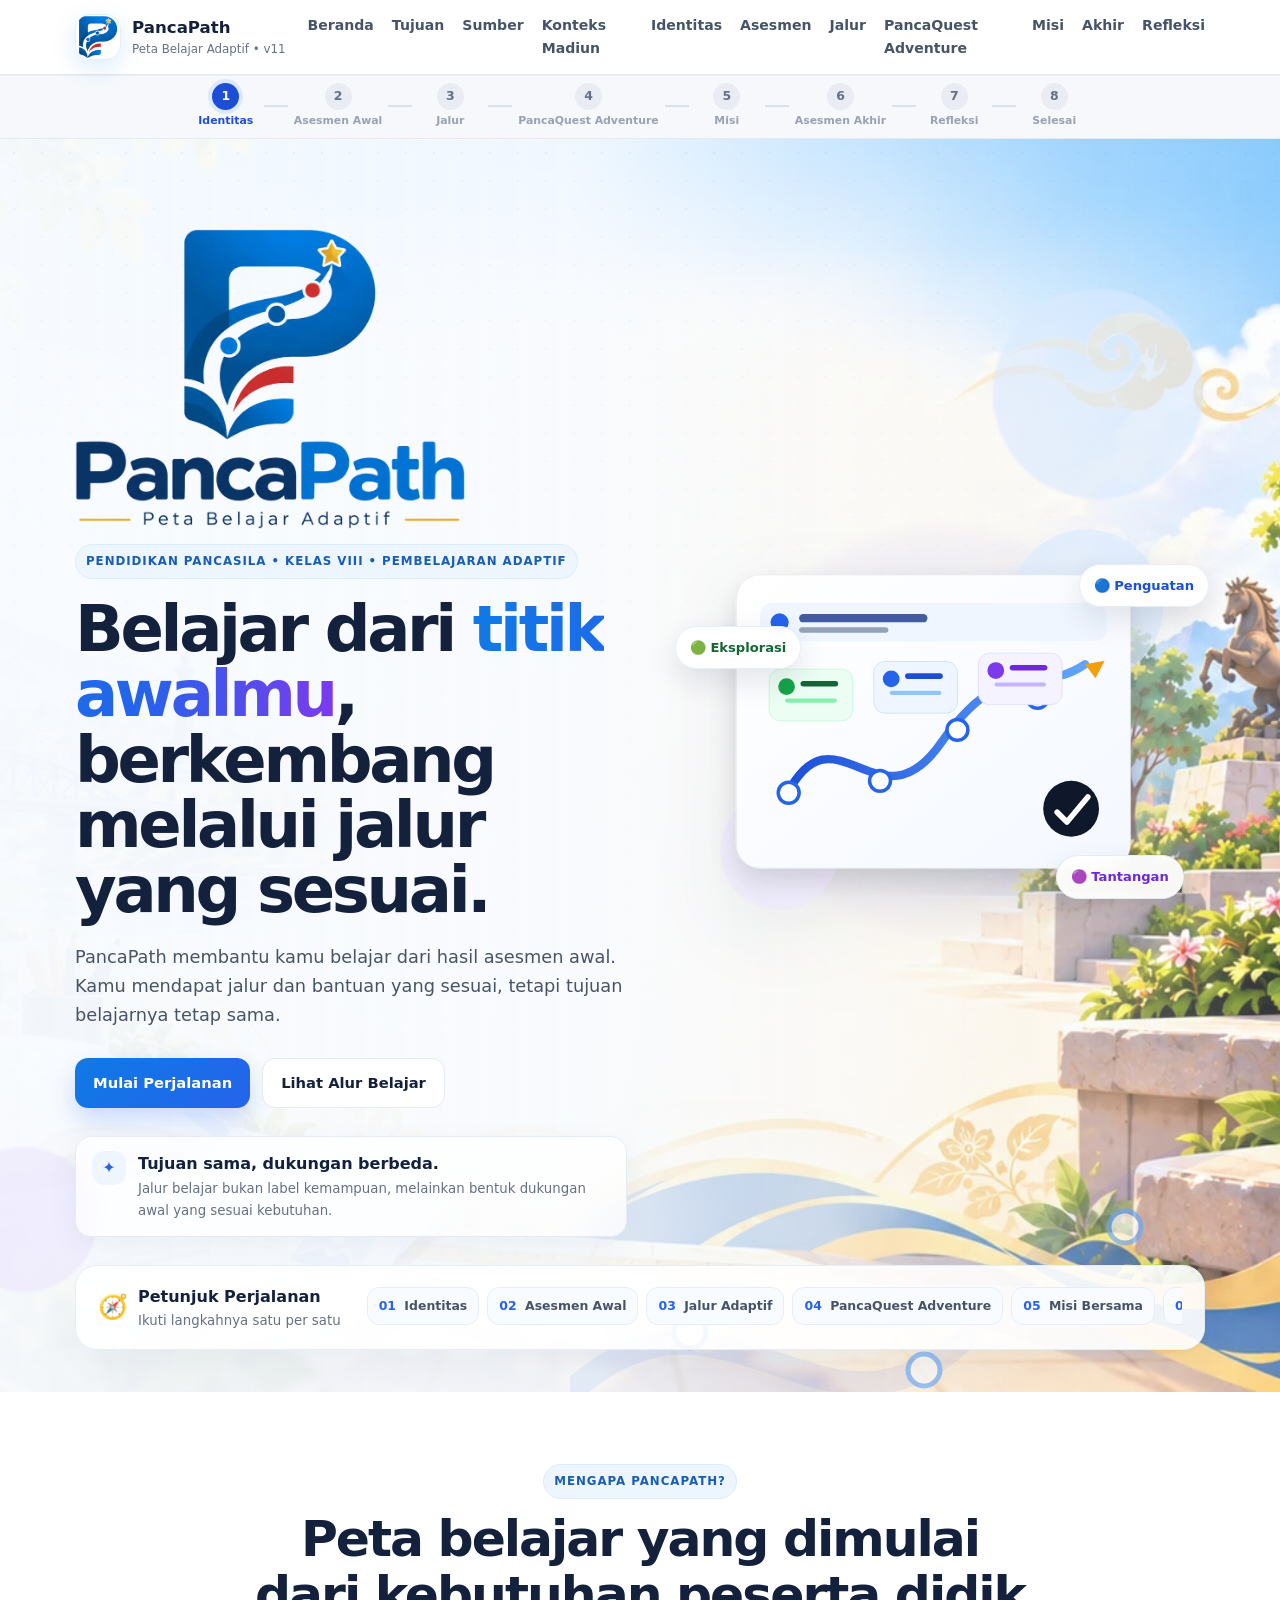
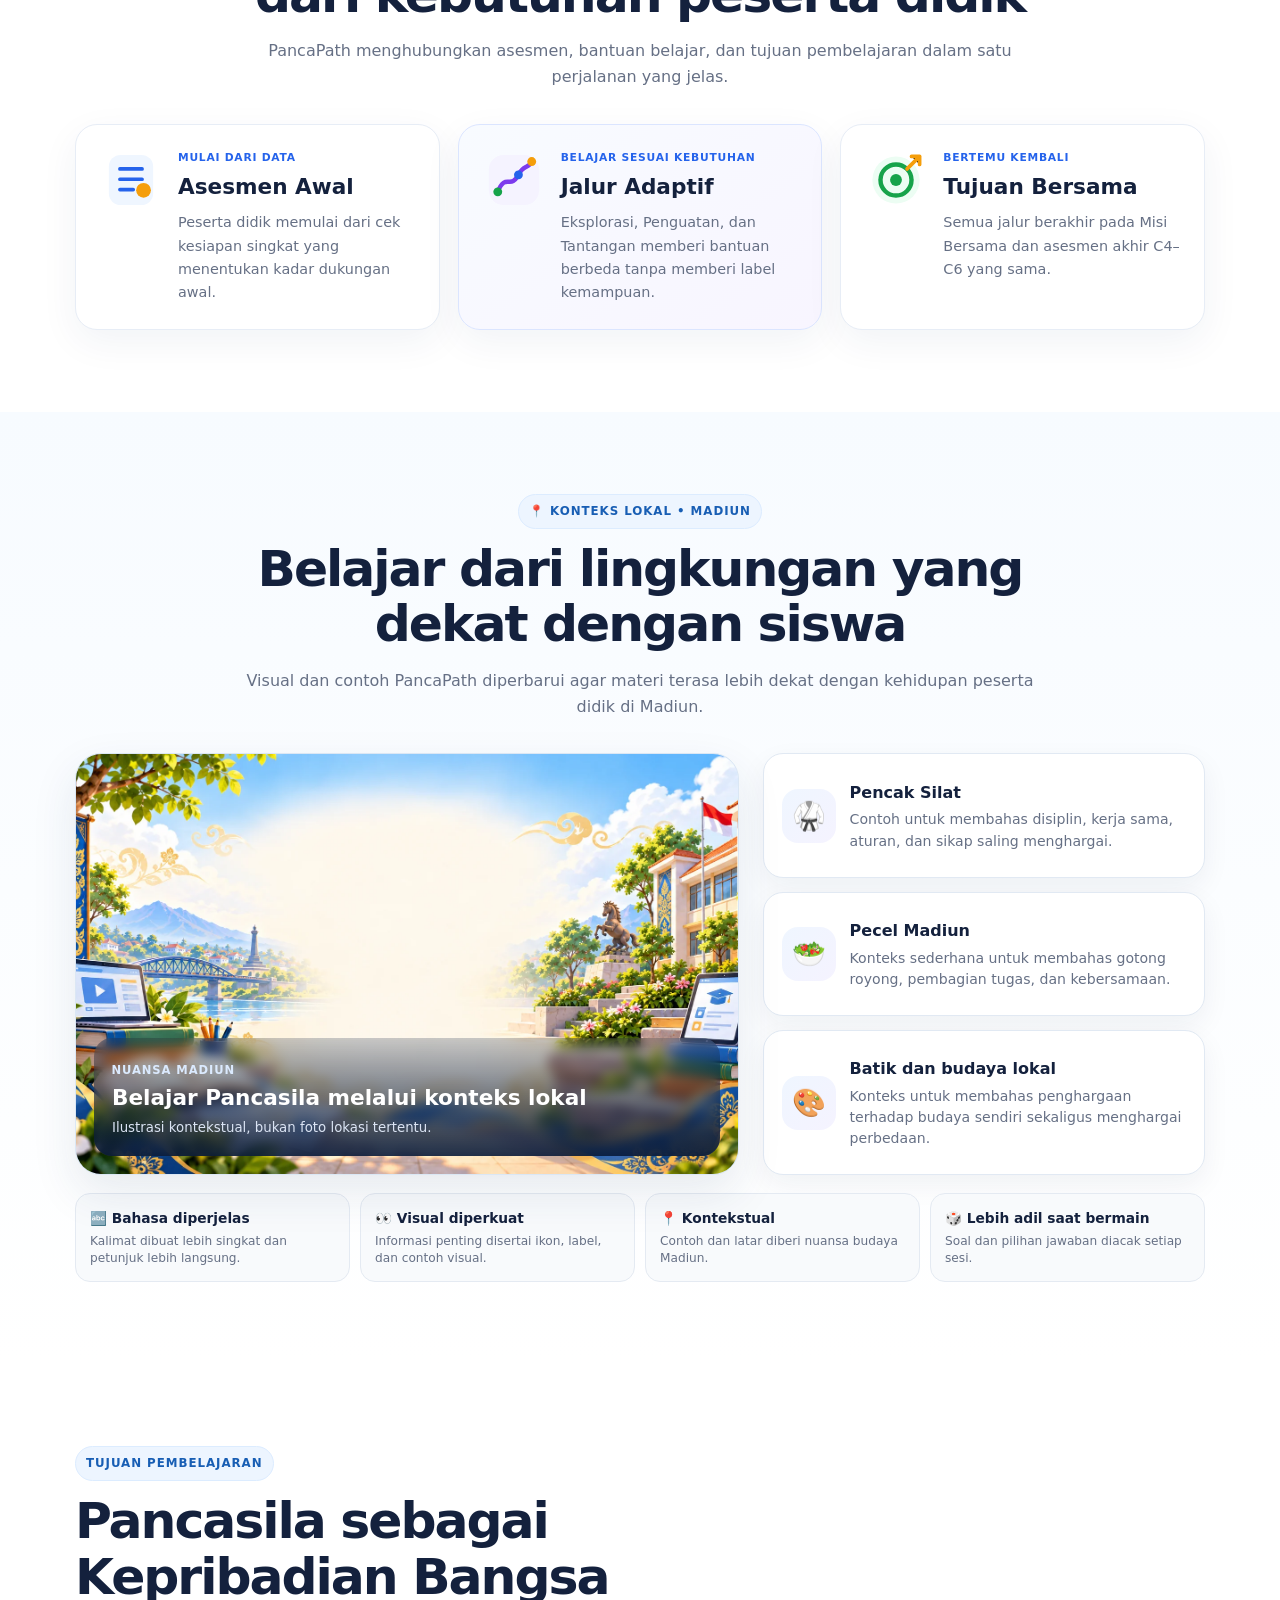
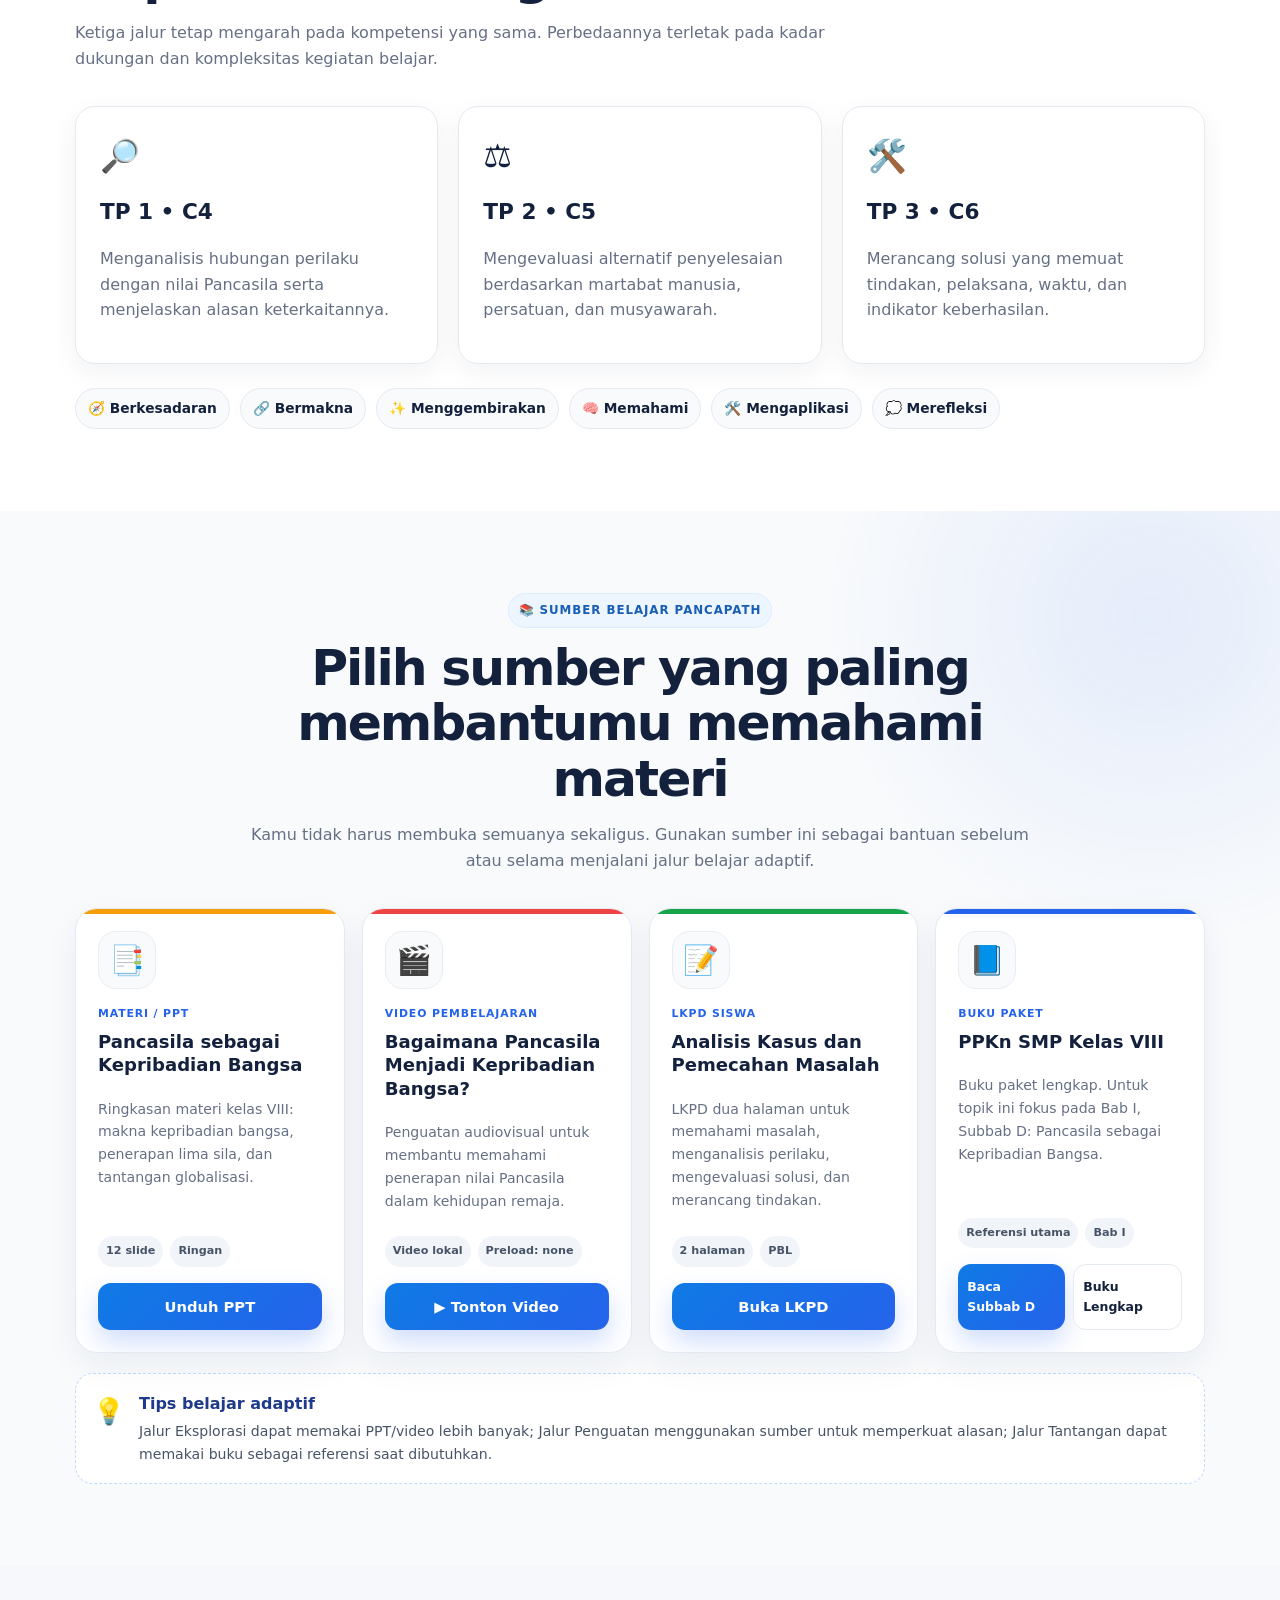
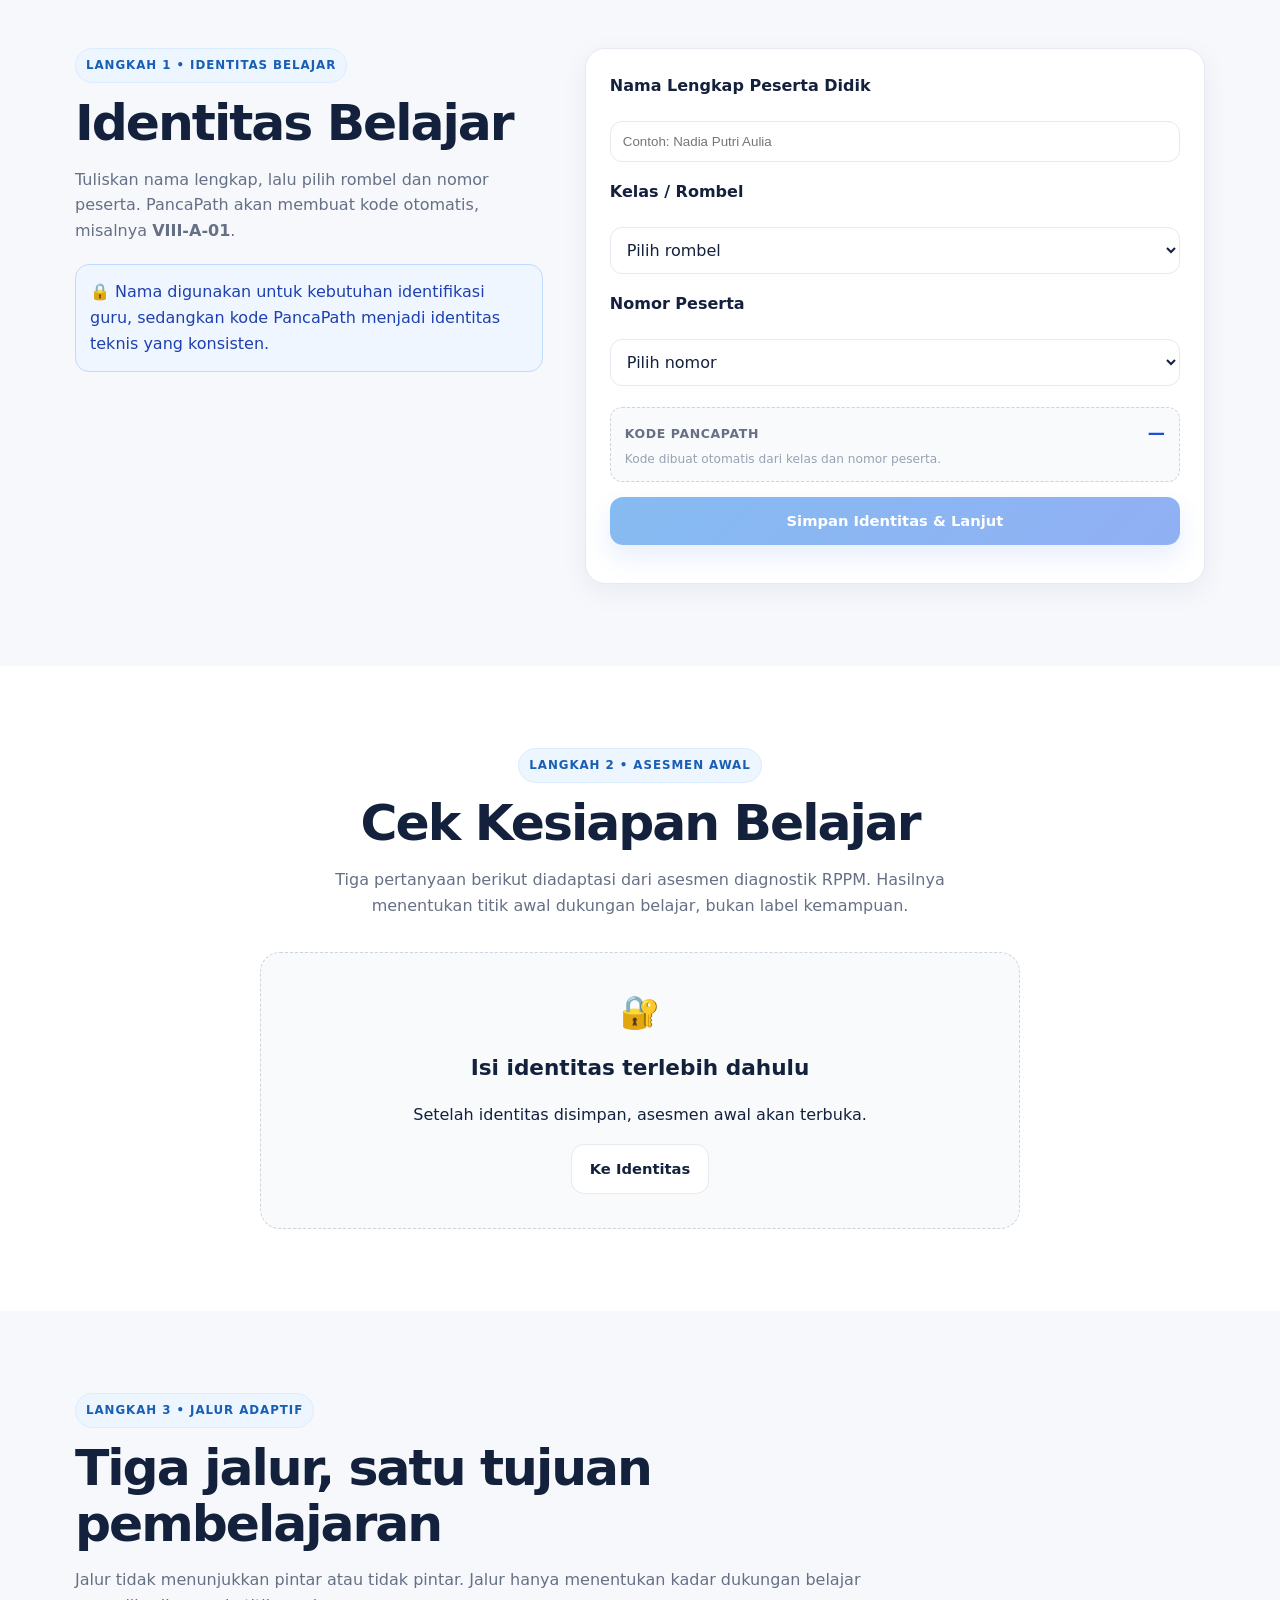
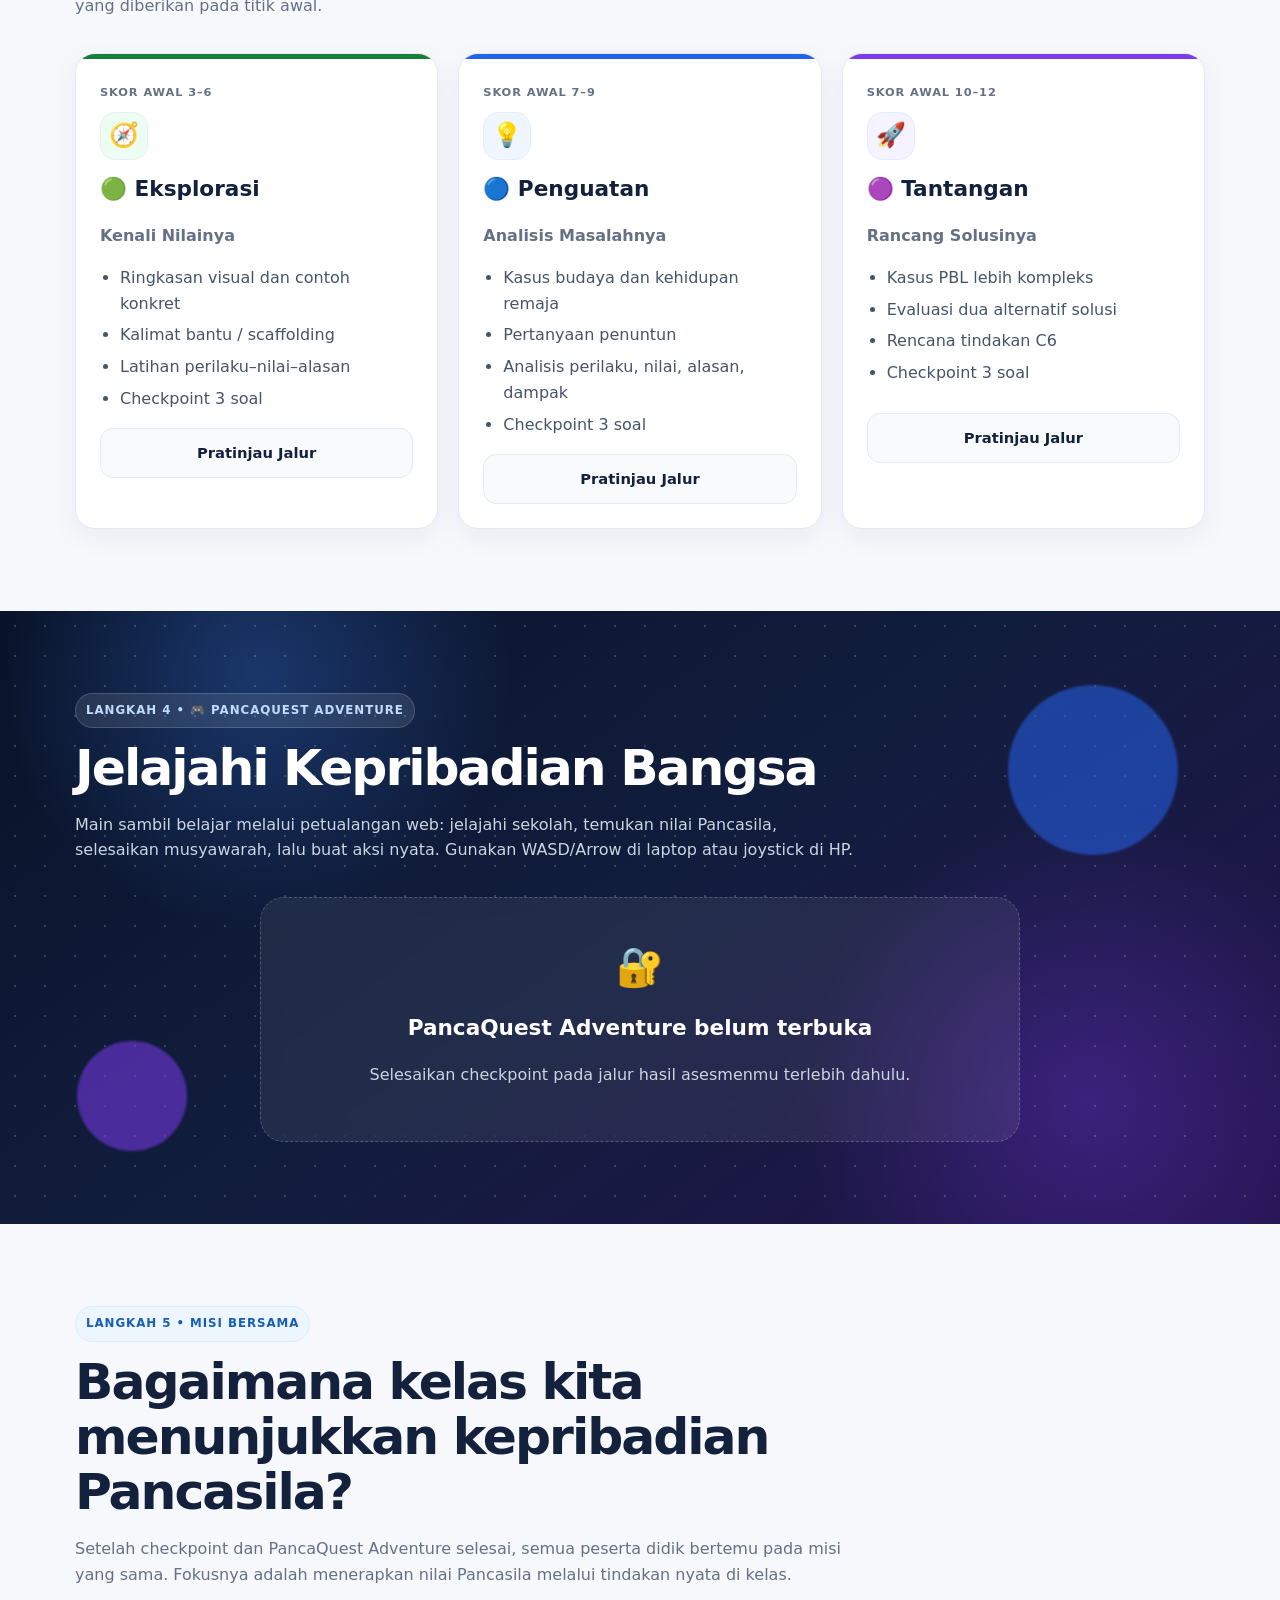
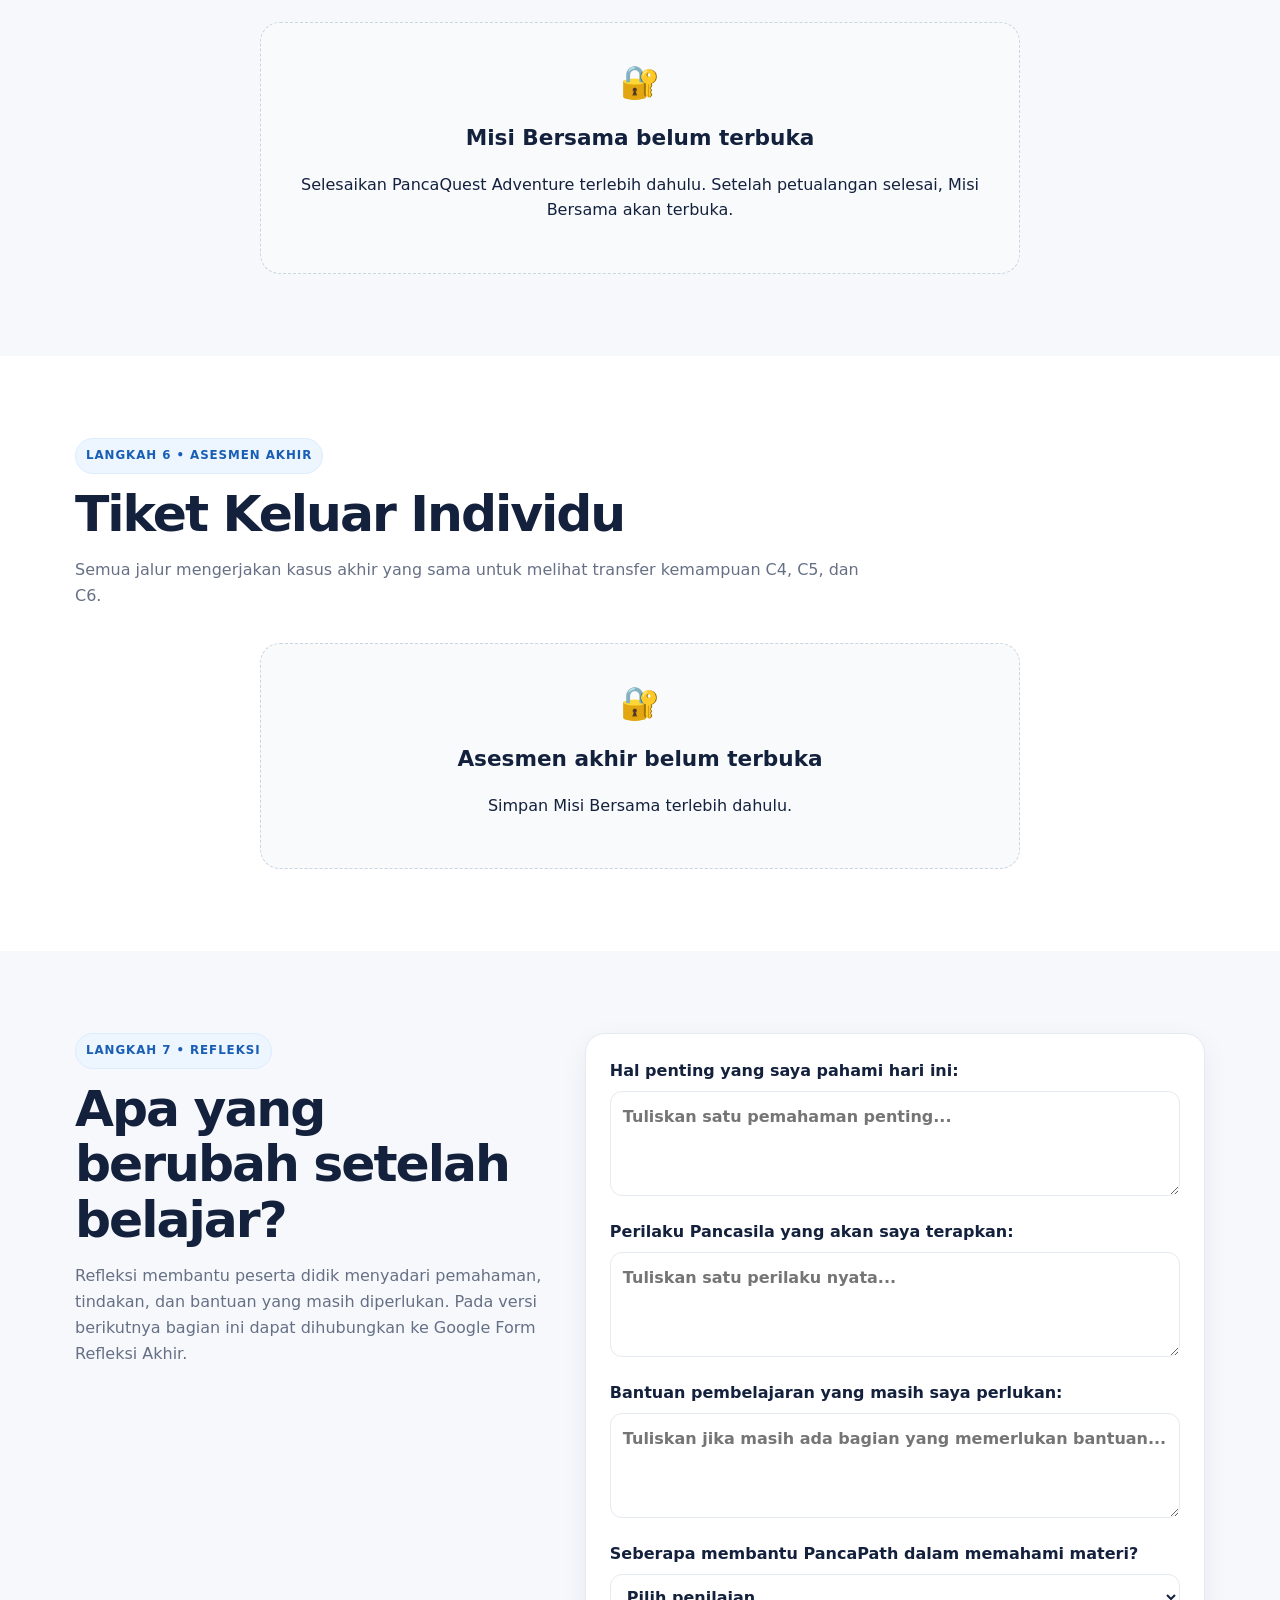
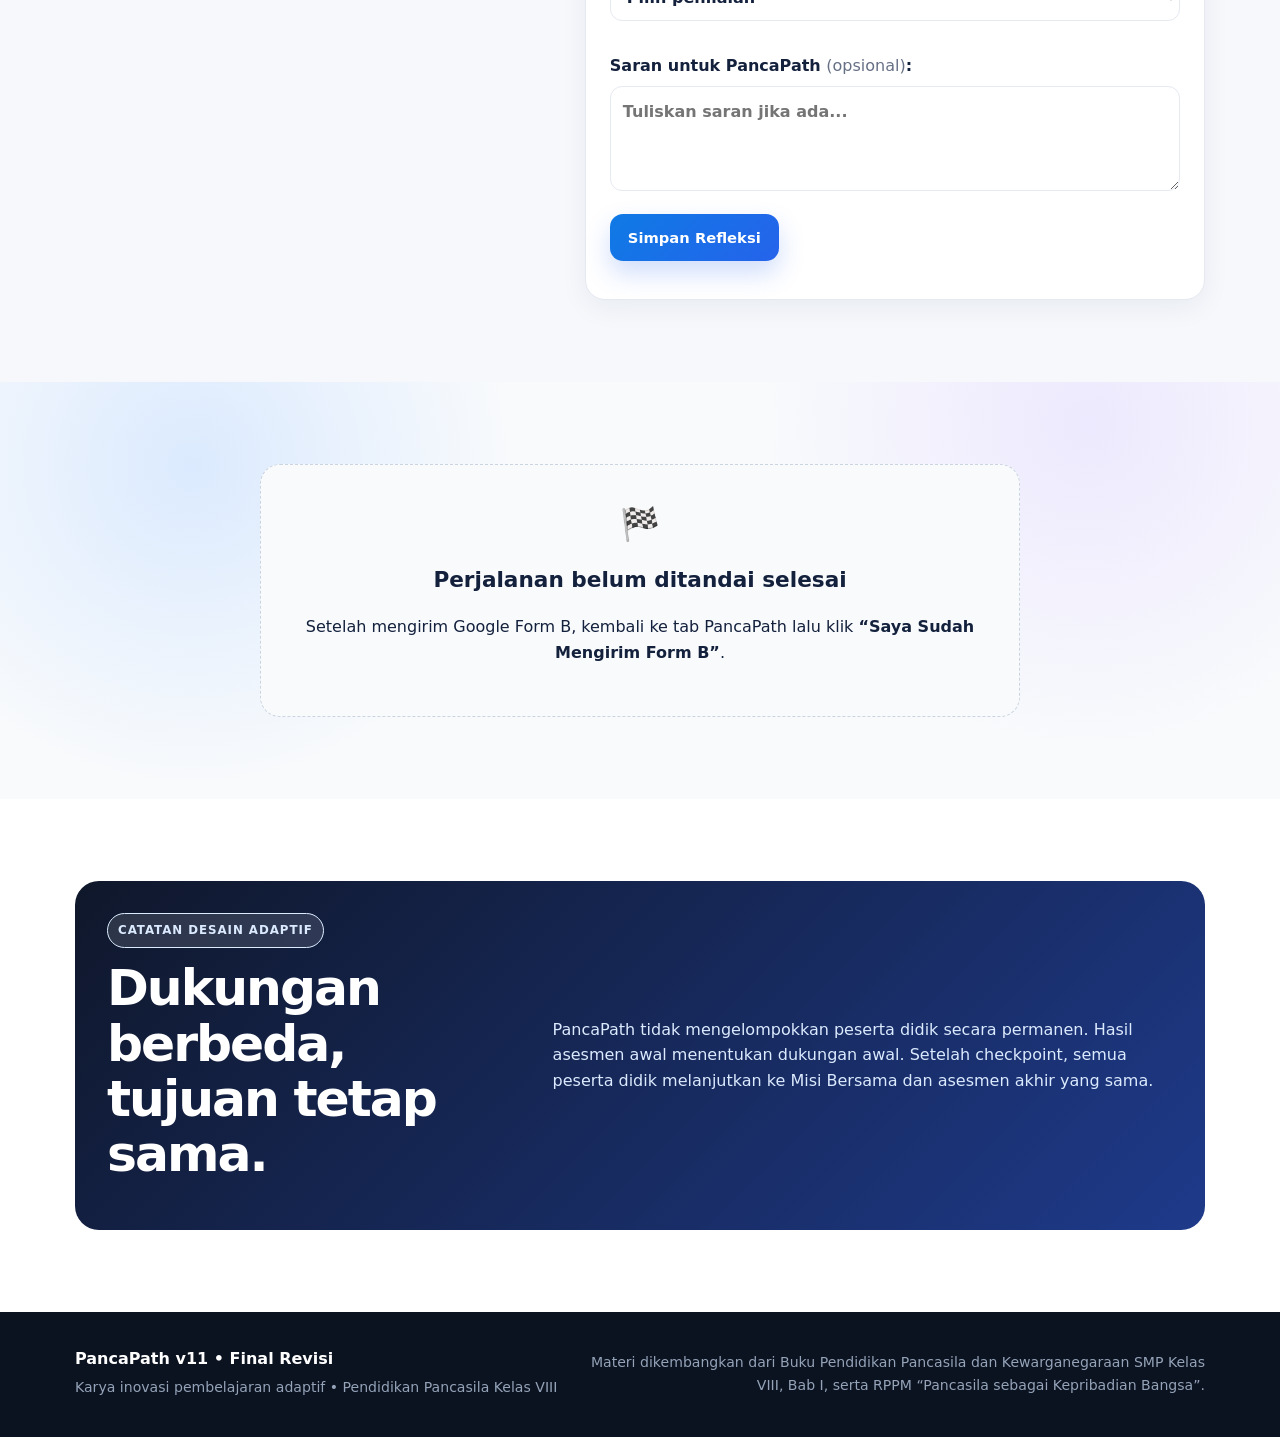
<file: index.html>
<!DOCTYPE html>
<html lang="id">
<head>
  <meta charset="UTF-8" />
  <meta name="viewport" content="width=device-width, initial-scale=1.0" />
  <meta name="description" content="PancaPath v11 - Peta Belajar Adaptif Pendidikan Pancasila kelas VIII berbasis asesmen awal dan Pembelajaran Mendalam." />
  <title>PancaPath v11 | Peta Belajar Adaptif • Konteks Madiun</title>
  <link rel="icon" type="image/png" href="assets/favicon.png" />
  <link rel="stylesheet" href="styles.css" />
</head>
<body>
  <header class="site-header">
    <div class="container nav-wrap">
      <a class="brand" href="#beranda" aria-label="PancaPath beranda">
        <span class="brand-logo-wrap">
          <img src="assets/pancapath-mark.webp" alt="" class="brand-logo" width="42" height="42" />
        </span>
        <span>
          <strong>PancaPath</strong>
          <small>Peta Belajar Adaptif • v11</small>
        </span>
      </a>
      <nav class="nav" id="mainNav">
        <a href="#beranda">Beranda</a>
        <a href="#tujuan">Tujuan</a>
        <a href="#sumberBelajar">Sumber</a>
        <a href="#konteksMadiun">Konteks Madiun</a>
        <a href="#identitas">Identitas</a>
        <a href="#asesmen">Asesmen</a>
        <a href="#jalur">Jalur</a>
        <a href="#pancaQuest">PancaQuest Adventure</a>
        <a href="#misiBersama">Misi</a>
        <a href="#asesmenAkhir">Akhir</a>
        <a href="#refleksi">Refleksi</a>
      </nav>
      <button class="menu-btn" id="menuBtn" aria-label="Buka menu">☰</button>
    </div>
  </header>

  <div class="journey-progress-wrap">
    <div class="container">
      <div class="journey-progress" id="journeyProgress">
        <div class="progress-item" data-step="identity"><span>1</span><small>Identitas</small></div>
        <div class="progress-link"></div>
        <div class="progress-item" data-step="initial"><span>2</span><small>Asesmen Awal</small></div>
        <div class="progress-link"></div>
        <div class="progress-item" data-step="path"><span>3</span><small>Jalur</small></div>
        <div class="progress-link"></div>
        <div class="progress-item" data-step="quest"><span>4</span><small>PancaQuest Adventure</small></div>
        <div class="progress-link"></div>
        <div class="progress-item" data-step="mission"><span>5</span><small>Misi</small></div>
        <div class="progress-link"></div>
        <div class="progress-item" data-step="final"><span>6</span><small>Asesmen Akhir</small></div>
        <div class="progress-link"></div>
        <div class="progress-item" data-step="reflection"><span>7</span><small>Refleksi</small></div>
        <div class="progress-link"></div>
        <div class="progress-item" data-step="complete"><span>8</span><small>Selesai</small></div>
      </div>
    </div>
  </div>

  <main>
    <section id="beranda" class="hero hero-v7">
      <div class="hero-decor decor-one"></div>
      <div class="hero-decor decor-two"></div>
      <img class="hero-bg-path" src="assets/bg-learning-path.svg" alt="" aria-hidden="true" />
      <div class="container hero-grid-v7">
        <div class="hero-copy">
          <img class="hero-logo" src="assets/pancapath-logo.webp" alt="Logo PancaPath - Peta Belajar Adaptif" />
          <span class="eyebrow">Pendidikan Pancasila • Kelas VIII • Pembelajaran Adaptif</span>
          <h1>Belajar dari <span>titik awalmu</span>, berkembang melalui jalur yang sesuai.</h1>
          <p class="lead">
            PancaPath membantu kamu belajar dari hasil asesmen awal. Kamu mendapat jalur dan bantuan yang sesuai, tetapi tujuan belajarnya tetap sama.
          </p>
          <div class="hero-actions">
            <a class="btn primary" href="#identitas">Mulai Perjalanan</a>
            <a class="btn secondary" href="#alur">Lihat Alur Belajar</a>
          </div>
          <div class="hero-principle">
            <span class="principle-icon">✦</span>
            <div>
              <strong>Tujuan sama, dukungan berbeda.</strong>
              <small>Jalur belajar bukan label kemampuan, melainkan bentuk dukungan awal yang sesuai kebutuhan.</small>
            </div>
          </div>
        </div>

        <div class="hero-visual-v7" id="alur">
          <div class="visual-glow"></div>
          <img src="assets/hero-learning-map.svg" alt="Ilustrasi peta belajar adaptif PancaPath" class="hero-map-image" />
          <div class="floating-path-chip chip-green">🟢 Eksplorasi</div>
          <div class="floating-path-chip chip-blue">🔵 Penguatan</div>
          <div class="floating-path-chip chip-purple">🟣 Tantangan</div>
        </div>
      </div>

      <div class="container student-guide-v7">
        <div class="guide-title">
          <span>🧭</span>
          <div><strong>Petunjuk Perjalanan</strong><small>Ikuti langkahnya satu per satu</small></div>
        </div>
        <div class="guide-steps">
          <span><b>01</b> Identitas</span>
          <span><b>02</b> Asesmen Awal</span>
          <span><b>03</b> Jalur Adaptif</span>
          <span><b>04</b> PancaQuest Adventure</span>
          <span><b>05</b> Misi Bersama</span>
          <span><b>06</b> Asesmen Akhir</span>
          <span><b>07</b> Refleksi</span>
          <span><b>08</b> Selesai</span>
        </div>
      </div>
    </section>

    <section class="section why-section">
      <div class="container">
        <div class="section-head center-head">
          <span class="eyebrow">Mengapa PancaPath?</span>
          <h2>Peta belajar yang dimulai dari kebutuhan peserta didik</h2>
          <p>PancaPath menghubungkan asesmen, bantuan belajar, dan tujuan pembelajaran dalam satu perjalanan yang jelas.</p>
        </div>
        <div class="visual-feature-grid">
          <article class="visual-feature-card">
            <img src="assets/icon-assessment.svg" alt="" class="feature-icon-img" />
            <div><span class="feature-kicker">Mulai dari data</span><h3>Asesmen Awal</h3><p>Peserta didik memulai dari cek kesiapan singkat yang menentukan kadar dukungan awal.</p></div>
          </article>
          <article class="visual-feature-card featured">
            <img src="assets/icon-adaptive.svg" alt="" class="feature-icon-img" />
            <div><span class="feature-kicker">Belajar sesuai kebutuhan</span><h3>Jalur Adaptif</h3><p>Eksplorasi, Penguatan, dan Tantangan memberi bantuan berbeda tanpa memberi label kemampuan.</p></div>
          </article>
          <article class="visual-feature-card">
            <img src="assets/icon-goal.svg" alt="" class="feature-icon-img" />
            <div><span class="feature-kicker">Bertemu kembali</span><h3>Tujuan Bersama</h3><p>Semua jalur berakhir pada Misi Bersama dan asesmen akhir C4–C6 yang sama.</p></div>
          </article>
        </div>
      </div>
    </section>

    <section id="konteksMadiun" class="section madiun-context-section">
      <div class="container">
        <div class="section-head center-head">
          <span class="eyebrow">📍 Konteks Lokal • Madiun</span>
          <h2>Belajar dari lingkungan yang dekat dengan siswa</h2>
          <p>Visual dan contoh PancaPath diperbarui agar materi terasa lebih dekat dengan kehidupan peserta didik di Madiun.</p>
        </div>

        <div class="madiun-context-grid">
          <article class="madiun-visual-card madiun-visual-main">
            <img src="assets/madiun-hero.webp" alt="Ilustrasi lingkungan belajar bernuansa Madiun" loading="lazy">
            <div class="madiun-overlay">
              <span>Nuansa Madiun</span>
              <strong>Belajar Pancasila melalui konteks lokal</strong>
              <small>Ilustrasi kontekstual, bukan foto lokasi tertentu.</small>
            </div>
          </article>
          <div class="madiun-context-points">
            <article class="madiun-point">
              <div class="madiun-point-icon">🥋</div>
              <div><h3>Pencak Silat</h3><p>Contoh untuk membahas disiplin, kerja sama, aturan, dan sikap saling menghargai.</p></div>
            </article>
            <article class="madiun-point">
              <div class="madiun-point-icon">🥗</div>
              <div><h3>Pecel Madiun</h3><p>Konteks sederhana untuk membahas gotong royong, pembagian tugas, dan kebersamaan.</p></div>
            </article>
            <article class="madiun-point">
              <div class="madiun-point-icon">🎨</div>
              <div><h3>Batik dan budaya lokal</h3><p>Konteks untuk membahas penghargaan terhadap budaya sendiri sekaligus menghargai perbedaan.</p></div>
            </article>
          </div>
        </div>

        <div class="revision-strip">
          <div><strong>🔤 Bahasa diperjelas</strong><span>Kalimat dibuat lebih singkat dan petunjuk lebih langsung.</span></div>
          <div><strong>👀 Visual diperkuat</strong><span>Informasi penting disertai ikon, label, dan contoh visual.</span></div>
          <div><strong>📍 Kontekstual</strong><span>Contoh dan latar diberi nuansa budaya Madiun.</span></div>
          <div><strong>🎲 Lebih adil saat bermain</strong><span>Soal dan pilihan jawaban diacak setiap sesi.</span></div>
        </div>
      </div>
    </section>

    <section id="tujuan" class="section alt">
      <div class="container">
        <div class="section-head">
          <span class="eyebrow">Tujuan Pembelajaran</span>
          <h2>Pancasila sebagai Kepribadian Bangsa</h2>
          <p>
            Ketiga jalur tetap mengarah pada kompetensi yang sama. Perbedaannya terletak pada kadar dukungan dan
            kompleksitas kegiatan belajar.
          </p>
        </div>

        <div class="cards three">
          <article class="info-card">
            <div class="icon">🔎</div>
            <h3>TP 1 • C4</h3>
            <p>Menganalisis hubungan perilaku dengan nilai Pancasila serta menjelaskan alasan keterkaitannya.</p>
          </article>
          <article class="info-card">
            <div class="icon">⚖️</div>
            <h3>TP 2 • C5</h3>
            <p>Mengevaluasi alternatif penyelesaian berdasarkan martabat manusia, persatuan, dan musyawarah.</p>
          </article>
          <article class="info-card">
            <div class="icon">🛠️</div>
            <h3>TP 3 • C6</h3>
            <p>Merancang solusi yang memuat tindakan, pelaksana, waktu, dan indikator keberhasilan.</p>
          </article>
        </div>

        <div class="deep-learning-strip">
          <span>🧭 Berkesadaran</span>
          <span>🔗 Bermakna</span>
          <span>✨ Menggembirakan</span>
          <span>🧠 Memahami</span>
          <span>🛠️ Mengaplikasi</span>
          <span>💭 Merefleksi</span>
        </div>
      </div>
    </section>


    <section id="sumberBelajar" class="section resources-section">
      <div class="container">
        <div class="section-head center-head">
          <span class="eyebrow">📚 Sumber Belajar PancaPath</span>
          <h2>Pilih sumber yang paling membantumu memahami materi</h2>
          <p>
            Kamu tidak harus membuka semuanya sekaligus. Gunakan sumber ini sebagai bantuan sebelum
            atau selama menjalani jalur belajar adaptif.
          </p>
        </div>

        <div class="resource-grid">
          <article class="resource-card resource-ppt">
            <div class="resource-icon">📑</div>
            <span class="resource-type">Materi / PPT</span>
            <h3>Pancasila sebagai Kepribadian Bangsa</h3>
            <p>Ringkasan materi kelas VIII: makna kepribadian bangsa, penerapan lima sila, dan tantangan globalisasi.</p>
            <div class="resource-meta"><span>12 slide</span><span>Ringan</span></div>
            <a class="btn primary wide" href="resources/materi-pancasila-kelas-viii.pptx" download>Unduh PPT</a>
          </article>

          <article class="resource-card resource-video">
            <div class="resource-icon">🎬</div>
            <span class="resource-type">Video Pembelajaran</span>
            <h3>Bagaimana Pancasila Menjadi Kepribadian Bangsa?</h3>
            <p>Penguatan audiovisual untuk membantu memahami penerapan nilai Pancasila dalam kehidupan remaja.</p>
            <div class="resource-meta"><span>Video lokal</span><span>Preload: none</span></div>
            <button class="btn primary wide" type="button" id="openVideoBtn">▶ Tonton Video</button>
          </article>

          <article class="resource-card resource-lkpd">
            <div class="resource-icon">📝</div>
            <span class="resource-type">LKPD Siswa</span>
            <h3>Analisis Kasus dan Pemecahan Masalah</h3>
            <p>LKPD dua halaman untuk memahami masalah, menganalisis perilaku, mengevaluasi solusi, dan merancang tindakan.</p>
            <div class="resource-meta"><span>2 halaman</span><span>PBL</span></div>
            <a class="btn primary wide" href="resources/lkpd-pancapath.pdf" target="_blank" rel="noopener">Buka LKPD</a>
          </article>

          <article class="resource-card resource-book">
            <div class="resource-icon">📘</div>
            <span class="resource-type">Buku Paket</span>
            <h3>PPKn SMP Kelas VIII</h3>
            <p>Buku paket lengkap. Untuk topik ini fokus pada Bab I, Subbab D: Pancasila sebagai Kepribadian Bangsa.</p>
            <div class="resource-meta"><span>Referensi utama</span><span>Bab I</span></div>
            <div class="resource-actions">
              <a class="btn primary" href="resources/buku-pkn-kelas-viii.pdf#page=26" target="_blank" rel="noopener">Baca Subbab D</a>
              <a class="btn secondary" href="resources/buku-pkn-kelas-viii.pdf" target="_blank" rel="noopener">Buku Lengkap</a>
            </div>
          </article>
        </div>

        <div class="resource-tip">
          <span>💡</span>
          <div>
            <strong>Tips belajar adaptif</strong>
            <p>Jalur Eksplorasi dapat memakai PPT/video lebih banyak; Jalur Penguatan menggunakan sumber untuk memperkuat alasan; Jalur Tantangan dapat memakai buku sebagai referensi saat dibutuhkan.</p>
          </div>
        </div>
      </div>
    </section>

    <div class="media-modal hidden" id="videoModal" role="dialog" aria-modal="true" aria-labelledby="videoModalTitle">
      <div class="media-modal-backdrop" id="videoBackdrop"></div>
      <div class="media-modal-card">
        <button class="modal-close" id="closeVideoBtn" aria-label="Tutup video">×</button>
        <span class="eyebrow">🎬 Video Pembelajaran</span>
        <h3 id="videoModalTitle">Bagaimana Pancasila Menjadi Kepribadian Bangsa?</h3>
        <video id="learningVideo" class="learning-video" controls preload="none" playsinline>
          <source data-src="resources/video-kepribadian-bangsa.mp4" type="video/mp4" />
          Browser kamu belum mendukung pemutar video HTML5.
        </video>
        <p class="video-note">Video baru dimuat ketika kamu menekan tombol tonton, sehingga halaman utama tetap ringan.</p>
      </div>
    </div>

    <section id="identitas" class="section">
      <div class="container identity-grid">
        <div>
          <span class="eyebrow">Langkah 1 • Identitas Belajar</span>
          <h2>Identitas Belajar</h2>
          <p class="muted">
            Tuliskan nama lengkap, lalu pilih rombel dan nomor peserta. PancaPath akan membuat kode otomatis, misalnya <strong>VIII-A-01</strong>.
          </p>
          <div class="privacy-note">🔒 Nama digunakan untuk kebutuhan identifikasi guru, sedangkan kode PancaPath menjadi identitas teknis yang konsisten.</div>
        </div>

        <div class="identity-card">
          <label for="namaInput">Nama Lengkap Peserta Didik</label>
          <input id="namaInput" class="text-input" type="text" autocomplete="name"
                 placeholder="Contoh: Nadia Putri Aulia" maxlength="80" />

          <label for="kelasSelect">Kelas / Rombel</label>
          <select id="kelasSelect">
            <option value="">Pilih rombel</option>
            <option value="VIII A">VIII A</option>
            <option value="VIII B">VIII B</option>
            <option value="VIII C">VIII C</option>
            <option value="VIII D">VIII D</option>
            <option value="VIII E">VIII E</option>
          </select>

          <label for="nomorSelect">Nomor Peserta</label>
          <select id="nomorSelect">
            <option value="">Pilih nomor</option>
          </select>

          <div class="code-preview">
            <span>Kode PancaPath</span>
            <strong id="kodePreview">—</strong>
            <small>Kode dibuat otomatis dari kelas dan nomor peserta.</small>
          </div>
          <button class="btn primary wide" id="saveIdentityBtn" disabled>Simpan Identitas & Lanjut</button>
          <p class="mini-note" id="identityNote"></p>
        </div>
      </div>
    </section>

    <section id="asesmen" class="section alt">
      <div class="container assessment-wrap">
        <div class="section-head narrow">
          <span class="eyebrow">Langkah 2 • Asesmen Awal</span>
          <h2>Cek Kesiapan Belajar</h2>
          <p>
            Tiga pertanyaan berikut diadaptasi dari asesmen diagnostik RPPM.
            Hasilnya menentukan titik awal dukungan belajar, bukan label kemampuan.
          </p>
        </div>

        <div id="assessmentLocked" class="locked-card">
          <div class="lock-icon">🔐</div>
          <h3>Isi identitas terlebih dahulu</h3>
          <p>Setelah identitas disimpan, asesmen awal akan terbuka.</p>
          <a class="btn secondary" href="#identitas">Ke Identitas</a>
        </div>

        <div class="assessment-card hidden" id="assessmentCard">
          <div class="progress"><div id="progressBar"></div></div>
          <div id="quizBox"></div>
          <div class="quiz-actions">
            <button class="btn secondary" id="prevBtn" disabled>Sebelumnya</button>
            <button class="btn primary" id="nextBtn">Berikutnya</button>
          </div>
        </div>

        <div id="resultBox" class="result-box hidden"></div>
      </div>
    </section>

    <section id="jalur" class="section">
      <div class="container">
        <div class="section-head">
          <span class="eyebrow">Langkah 3 • Jalur Adaptif</span>
          <h2>Tiga jalur, satu tujuan pembelajaran</h2>
          <p>
            Jalur tidak menunjukkan pintar atau tidak pintar. Jalur hanya menentukan kadar dukungan belajar yang
            diberikan pada titik awal.
          </p>
        </div>

        <div class="path-grid">
          <article class="path-card green">
            <span class="path-tag">Skor awal 3–6</span>
            <div class="path-visual-icon">🧭</div><h3>🟢 Eksplorasi</h3>
            <p><strong>Kenali Nilainya</strong></p>
            <ul>
              <li>Ringkasan visual dan contoh konkret</li>
              <li>Kalimat bantu / scaffolding</li>
              <li>Latihan perilaku–nilai–alasan</li>
              <li>Checkpoint 3 soal</li>
            </ul>
            <button class="btn path-btn" data-open="eksplorasi">Pratinjau Jalur</button>
          </article>

          <article class="path-card blue">
            <span class="path-tag">Skor awal 7–9</span>
            <div class="path-visual-icon">💡</div><h3>🔵 Penguatan</h3>
            <p><strong>Analisis Masalahnya</strong></p>
            <ul>
              <li>Kasus budaya dan kehidupan remaja</li>
              <li>Pertanyaan penuntun</li>
              <li>Analisis perilaku, nilai, alasan, dampak</li>
              <li>Checkpoint 3 soal</li>
            </ul>
            <button class="btn path-btn" data-open="penguatan">Pratinjau Jalur</button>
          </article>

          <article class="path-card purple">
            <span class="path-tag">Skor awal 10–12</span>
            <div class="path-visual-icon">🚀</div><h3>🟣 Tantangan</h3>
            <p><strong>Rancang Solusinya</strong></p>
            <ul>
              <li>Kasus PBL lebih kompleks</li>
              <li>Evaluasi dua alternatif solusi</li>
              <li>Rencana tindakan C6</li>
              <li>Checkpoint 3 soal</li>
            </ul>
            <button class="btn path-btn" data-open="tantangan">Pratinjau Jalur</button>
          </article>
        </div>
      </div>
    </section>

    <section id="ruangBelajar" class="section alt hidden">
      <div class="container">
        <button class="back-link" id="closePath">← Kembali ke peta jalur</button>
        <div id="pathContent"></div>
      </div>
    </section>


    <section id="pancaQuest" class="section quest-section">
      <div class="quest-orb orb-a"></div>
      <div class="quest-orb orb-b"></div>
      <div class="container">
        <div class="section-head quest-head">
          <span class="eyebrow quest-eyebrow">Langkah 4 • 🎮 PancaQuest Adventure</span>
          <h2>Jelajahi Kepribadian Bangsa</h2>
          <p>
            Main sambil belajar melalui petualangan web: jelajahi sekolah, temukan nilai Pancasila, selesaikan musyawarah, lalu buat aksi nyata. Gunakan WASD/Arrow di laptop atau joystick di HP.
          </p>
        </div>

        <div id="questLocked" class="quest-lock-card">
          <div class="quest-lock-icon">🔐</div>
          <h3>PancaQuest Adventure belum terbuka</h3>
          <p>Selesaikan checkpoint pada jalur hasil asesmenmu terlebih dahulu.</p>
        </div>


        <div id="adventureLaunch" class="adventure-launch hidden">
          <div class="adventure-preview">
            <div class="adventure-sky"></div>
            <div class="adventure-building school"><span>SEKOLAH</span></div>
            <div class="adventure-building park"><span>TAMAN NILAI</span></div>
            <div class="adventure-building hall"><span>RUANG MUSYAWARAH</span></div>
            <div class="adventure-path path-a"></div>
            <div class="adventure-path path-b"></div>
            <div class="adventure-player-icon">🎒</div>
            <div class="adventure-npc-icon">💬</div>
          </div>
          <div class="adventure-copy">
            <span class="adventure-chip">NEW • ADVENTURE MODE</span>
            <h3>PancaQuest Adventure</h3>
            <p>Empat level singkat, kontrol responsif, audio, XP, badge, NPC, soal acak, dan tantangan C4–C6.</p>
            <div class="adventure-features">
              <span>⌨️ WASD / Arrow</span><span>🕹️ Joystick HP</span><span>⭐ 100 XP</span><span>🏅 Badge</span><span>📍 Nuansa Madiun</span>
            </div>
            <div class="adventure-actions">
              <button class="btn adventure-main-btn" type="button" id="startAdventureBtn">🎮 Mulai Petualangan</button>
              <button class="btn adventure-light-btn" type="button" id="startClassicQuestBtn">Mode Ringan</button>
            </div>
            <small>Mode Ringan mempertahankan PancaQuest versi kartu sebagai cadangan untuk perangkat yang lebih terbatas.</small>
          </div>
        </div>

        <div id="questArena" class="quest-arena hidden">
          <div class="quest-topbar">
            <div class="quest-player">
              <div class="quest-avatar">🛡️</div>
              <div>
                <small>PLAYER</small>
                <strong id="questPlayer">PancaPath Explorer</strong>
                <span id="questRouteLabel">Jalur —</span>
              </div>
            </div>
            <div class="quest-stats">
              <div class="quest-stat"><small>XP</small><strong><span id="questXp">0</span>/100</strong></div>
              <div class="quest-stat"><small>MISI</small><strong><span id="questMissionNo">1</span>/4</strong></div>
              <div class="quest-stat"><small>STREAK</small><strong>🔥 <span id="questStreak">0</span></strong></div>
            </div>
          </div>

          <div class="quest-xp-track"><div id="questXpBar"></div></div>

          <div class="quest-stage" id="questStage">
            <!-- dirender oleh JavaScript -->
          </div>

          <div class="quest-footer">
            <div class="quest-tip" id="questTip">💡 Fokus pada perilaku dan alasannya.</div>
            <button class="quest-hint-btn" type="button" id="questHintBtn">✨ Gunakan Petunjuk</button>
          </div>
        </div>

        <div id="questComplete" class="quest-complete hidden">
          <div class="quest-trophy">🏆</div>
          <span class="quest-complete-label">PANCAQUEST COMPLETE</span>
          <h2>Hebat, <span id="questCompleteName">Pathfinder</span>!</h2>
          <p>Kamu telah menyelesaikan PancaQuest Adventure.</p>
          <div class="quest-result-grid">
            <div><small>Skor XP</small><strong id="questFinalXp">0/100</strong></div>
            <div><small>Badge</small><strong id="questBadge">🌱 Pancasila Explorer</strong></div>
            <div><small>Jalur</small><strong id="questFinalRoute">—</strong></div>
          </div>
          <button class="btn quest-continue-btn" type="button" id="questContinueBtn">Lanjut ke Misi Bersama →</button>
        </div>

        <div id="confettiLayer" class="confetti-layer" aria-hidden="true"></div>
      </div>
    </section>

    <section id="misiBersama" class="section">
      <div class="container">
        <div class="section-head">
          <span class="eyebrow">Langkah 5 • Misi Bersama</span>
          <h2>Bagaimana kelas kita menunjukkan kepribadian Pancasila?</h2>
          <p>
            Setelah checkpoint dan PancaQuest Adventure selesai, semua peserta didik bertemu pada misi yang sama.
            Fokusnya adalah menerapkan nilai Pancasila melalui tindakan nyata di kelas.
          </p>
        </div>

        <div id="missionLocked" class="locked-card">
          <div class="lock-icon">🔐</div>
          <h3>Misi Bersama belum terbuka</h3>
          <p>Selesaikan PancaQuest Adventure terlebih dahulu. Setelah petualangan selesai, Misi Bersama akan terbuka.</p>
        </div>

        <div id="missionCard" class="mission-together hidden">
          <div class="mission-callout">
            <strong>🏁 Misi:</strong>
            pilih satu perilaku yang penting untuk memperkuat kepribadian Pancasila di kelas,
            lalu buat komitmen tindakan yang dapat diamati.
          </div>

          <div class="behavior-grid" id="behaviorGrid">
            <button class="behavior-choice" data-value="Menghargai perbedaan">🤝<span>Menghargai perbedaan</span></button>
            <button class="behavior-choice" data-value="Bermusyawarah">🗣️<span>Bermusyawarah</span></button>
            <button class="behavior-choice" data-value="Membagi tugas secara adil">⚖️<span>Membagi tugas secara adil</span></button>
            <button class="behavior-choice" data-value="Tidak merendahkan budaya">🎭<span>Tidak merendahkan budaya</span></button>
            <button class="behavior-choice" data-value="Membantu teman">🙌<span>Membantu teman</span></button>
          </div>

          <label for="missionAction">Tindakan nyata yang akan saya lakukan</label>
          <textarea id="missionAction" placeholder="Contoh: saat diskusi kelompok, saya akan memberi giliran bicara kepada setiap anggota..."></textarea>

          <label for="missionIndicator">Tanda tindakan saya berhasil</label>
          <textarea id="missionIndicator" placeholder="Contoh: setiap anggota menyampaikan minimal satu pendapat..."></textarea>

          <button class="btn primary" id="saveMissionBtn">Simpan Misi Bersama</button>
          <p class="save-note" id="missionNote"></p>
        </div>
      </div>
    </section>

    <section id="asesmenAkhir" class="section alt">
      <div class="container">
        <div class="section-head">
          <span class="eyebrow">Langkah 6 • Asesmen Akhir</span>
          <h2>Tiket Keluar Individu</h2>
          <p>
            Semua jalur mengerjakan kasus akhir yang sama untuk melihat transfer kemampuan C4, C5, dan C6.
          </p>
        </div>

        <div id="finalLocked" class="locked-card">
          <div class="lock-icon">🔐</div>
          <h3>Asesmen akhir belum terbuka</h3>
          <p>Simpan Misi Bersama terlebih dahulu.</p>
        </div>

        <form id="finalAssessmentForm" class="final-card hidden">
          <div class="case-box">
            <span class="case-label">Kasus Baru</span>
            <p>
              Saat kerja kelompok, seorang murid mengejek logat temannya. Ketua membagi semua tugas penting hanya
              kepada teman dekatnya. Murid lain akhirnya enggan berkontribusi.
            </p>
          </div>

          <label>
            <strong>1. C4 — Analisis</strong>
            Analisis satu perilaku dalam kasus. Tuliskan nilai sila yang terkait dan alasan keterkaitannya.
            <textarea id="finalC4" required placeholder="Perilaku..., berkaitan dengan sila..., karena..."></textarea>
          </label>

          <label>
            <strong>2. C5 — Evaluasi</strong>
            Bandingkan dua pilihan: membiarkan pembagian tugas agar cepat selesai, atau membahas ulang pembagian
            tugas bersama. Pilih yang lebih tepat dan berikan alasan berdasarkan Pancasila.
            <textarea id="finalC5" required placeholder="Pilihan yang lebih tepat adalah... karena..."></textarea>
          </label>

          <label>
            <strong>3. C6 — Rancang Solusi</strong>
            Rancang satu tindakan untuk memperbaiki keadaan. Tuliskan pelaksana, waktu, dan tanda keberhasilannya.
            <textarea id="finalC6" required placeholder="Tindakan... | Pelaksana... | Waktu... | Tanda keberhasilan..."></textarea>
          </label>

          <div class="rubric-hint">
            <strong>Periksa jawabanmu:</strong>
            apakah alasanmu berbasis nilai Pancasila? apakah solusi melibatkan pihak yang terdampak?
            apakah indikator keberhasilan dapat diamati?
          </div>

          <button class="btn primary" type="submit">Simpan Draf Asesmen Akhir</button>
          <p class="save-note" id="finalNote"></p>
        </form>
      </div>
    </section>

    <section id="refleksi" class="section">
      <div class="container reflection-grid">
        <div>
          <span class="eyebrow">Langkah 7 • Refleksi</span>
          <h2>Apa yang berubah setelah belajar?</h2>
          <p class="muted">
            Refleksi membantu peserta didik menyadari pemahaman, tindakan, dan bantuan yang masih diperlukan.
            Pada versi berikutnya bagian ini dapat dihubungkan ke Google Form Refleksi Akhir.
          </p>
        </div>

        <form class="reflection-card" id="reflectionForm">
          <label>
            Hal penting yang saya pahami hari ini:
            <textarea id="ref1" placeholder="Tuliskan satu pemahaman penting..."></textarea>
          </label>
          <label>
            Perilaku Pancasila yang akan saya terapkan:
            <textarea id="ref2" placeholder="Tuliskan satu perilaku nyata..."></textarea>
          </label>
          <label>
            Bantuan pembelajaran yang masih saya perlukan:
            <textarea id="ref3" placeholder="Tuliskan jika masih ada bagian yang memerlukan bantuan..."></textarea>
          </label>

          <label>
            Seberapa membantu PancaPath dalam memahami materi?
            <select id="helpfulness" required>
              <option value="">Pilih penilaian</option>
              <option value="1">1 — Belum membantu</option>
              <option value="2">2</option>
              <option value="3">3</option>
              <option value="4">4</option>
              <option value="5">5 — Sangat membantu</option>
            </select>
          </label>

          <label>
            Saran untuk PancaPath <span style="font-weight:500;color:#667085">(opsional)</span>:
            <textarea id="suggestion" placeholder="Tuliskan saran jika ada..."></textarea>
          </label>

          <button class="btn primary" type="submit">Simpan Refleksi</button>
          <p class="save-note" id="saveNote"></p>

          <div id="formBAction" class="hidden" style="margin-top:18px;padding-top:18px;border-top:1px solid #e5e9f0">
            <button class="btn primary wide" type="button" id="sendFormBBtn">
              Kirim Hasil Akhir ke Google Form B
            </button>
            <p class="mini-note" style="color:#667085">
              Google Form B akan terbuka dengan identitas, asesmen akhir, Misi Bersama, dan refleksi sudah terisi.
              Periksa data lalu klik <strong>Kirim</strong>.
            </p>
            <button class="btn secondary wide hidden" type="button" id="confirmFormBBtn" style="margin-top:10px">
              ✓ Saya Sudah Mengirim Form B
            </button>
          </div>
        </form>
      </div>
    </section>

    <section id="selesai" class="section completion-section">
      <div class="container">
        <div id="completionLocked" class="locked-card">
          <div class="lock-icon">🏁</div>
          <h3>Perjalanan belum ditandai selesai</h3>
          <p>
            Setelah mengirim Google Form B, kembali ke tab PancaPath lalu klik
            <strong>“Saya Sudah Mengirim Form B”</strong>.
          </p>
        </div>

        <div id="completionCard" class="completion-card hidden">
          <div class="completion-badge">🏅</div>
          <span class="eyebrow">Langkah 8 • Perjalanan Selesai</span>
          <h2>Selamat, Pancasila Pathfinder!</h2>
          <p class="completion-lead">
            Kamu telah menyelesaikan asesmen awal, jalur adaptif, checkpoint, PancaQuest Adventure, Misi Bersama,
            asesmen akhir, dan refleksi.
          </p>

          <div class="badge-card badge-card-v8">
            <div>
              <small>Nama Peserta</small>
              <strong id="badgeName">—</strong>
            </div>
            <div>
              <small>Kode Peserta</small>
              <strong id="badgeCode">—</strong>
            </div>
            <div>
              <small>Jalur Belajar</small>
              <strong id="badgeRoute">—</strong>
            </div>
            <div>
              <small>PancaQuest Adventure</small>
              <strong id="badgeQuest">—</strong>
            </div>
            <div>
              <small>Status</small>
              <strong>SELESAI</strong>
            </div>
          </div>

          <div class="completion-message">
            <strong>Pesan akhir:</strong>
            nilai Pancasila tidak berhenti pada jawaban di layar. Tunjukkan melalui cara menghargai,
            bermusyawarah, bekerja sama, dan bertindak adil dalam kehidupan sehari-hari.
          </div>

          <div class="completion-actions">
            <button class="btn secondary" id="backHomeBtn">Kembali ke Beranda</button>
            <button class="btn primary" id="newParticipantBtn">Mulai Peserta Baru</button>
            <button class="btn danger" id="finishExitBtn">Selesai & Keluar</button>
          </div>
        </div>
      </div>
    </section>

    <section class="section alt teacher-note">
      <div class="container teacher-box">
        <div>
          <span class="eyebrow">Catatan Desain Adaptif</span>
          <h2>Dukungan berbeda, tujuan tetap sama.</h2>
        </div>
        <p>
          PancaPath tidak mengelompokkan peserta didik secara permanen. Hasil asesmen awal menentukan dukungan awal.
          Setelah checkpoint, semua peserta didik melanjutkan ke Misi Bersama dan asesmen akhir yang sama.
        </p>
      </div>
    </section>
  </main>

  <footer>
    <div class="container footer-wrap">
      <div>
        <strong>PancaPath v11 • Final Revisi</strong>
        <p>Karya inovasi pembelajaran adaptif • Pendidikan Pancasila Kelas VIII</p>
      </div>
      <div class="footer-note">
        Materi dikembangkan dari Buku Pendidikan Pancasila dan Kewarganegaraan SMP Kelas VIII, Bab I,
        serta RPPM “Pancasila sebagai Kepribadian Bangsa”.
      </div>
    </div>
  </footer>

  <script src="script.js"></script>
</body>
</html>
</file>
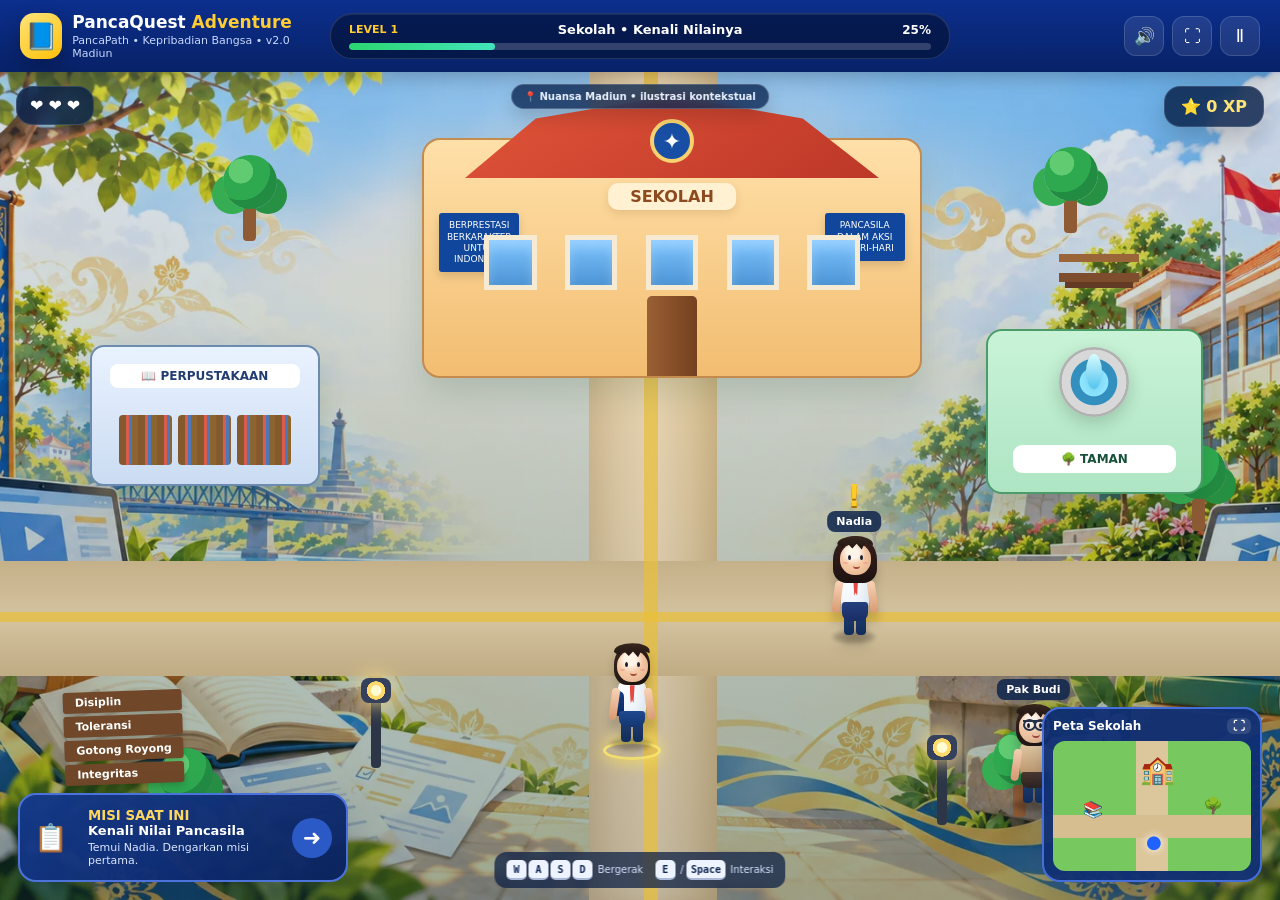
<file: game/index.html>
<!doctype html>
<html lang="id">
<head>
  <meta charset="utf-8" />
  <meta name="viewport" content="width=device-width,initial-scale=1,viewport-fit=cover" />
  <meta name="theme-color" content="#0a2a7a" />
  <title>PancaQuest Adventure — PancaPath</title>
  <link rel="stylesheet" href="styles.css" />
</head>
<body>
  <div class="app-shell">
    <header class="topbar">
      <div class="brand">
        <div class="brand-mark">📘</div>
        <div>
          <h1>PancaQuest <span>Adventure</span></h1>
          <p>PancaPath • Kepribadian Bangsa • v2.0 Madiun</p>
        </div>
      </div>

      <div class="level-card">
        <div class="level-top">
          <span>LEVEL 1</span>
          <strong>Sekolah • Kenali Nilainya</strong>
          <b id="progressText">25%</b>
        </div>
        <div class="progress-track"><div id="progressBar"></div></div>
      </div>

      <div class="top-actions">
        <button id="soundBtn" class="icon-btn" aria-label="Suara">🔊</button>
        <button id="fullscreenBtn" class="icon-btn" aria-label="Layar penuh">⛶</button>
        <button id="pauseBtn" class="icon-btn" aria-label="Jeda">Ⅱ</button>
      </div>
    </header>

    <main id="gameArea" class="game-area" aria-label="Area permainan PancaQuest Adventure">
      <div class="sky-glow"></div>
      <div class="local-context-badge">📍 Nuansa Madiun • ilustrasi kontekstual</div>

      <!-- HUD -->
      <div class="hud hearts" aria-label="Nyawa">
        <span>❤️</span><span>❤️</span><span>❤️</span>
      </div>
      <div class="hud xp">⭐ <strong id="xpText">0 XP</strong></div>

      <!-- SCHOOL -->
      <section class="school scene-card" id="schoolArea">
        <div id="schoolQuestMark" class="location-quest hidden">!</div>
        <div id="schoolPrompt" class="near-prompt hidden">E / AKSI</div>
        <div class="roof"></div>
        <div class="school-logo">✦</div>
        <div class="school-title">SEKOLAH</div>
        <div class="banner left">BERPRESTASI<br>BERKARAKTER<br>UNTUK INDONESIA</div>
        <div class="banner right">PANCASILA<br>DALAM AKSI<br>SEHARI-HARI</div>
        <div class="windows">
          <i></i><i></i><i></i><i></i><i></i>
        </div>
        <div class="door"></div>
      </section>

      <!-- LIBRARY -->
      <section class="library scene-card" id="libraryArea">
        <div id="libraryQuestMark" class="location-quest hidden">!</div>
        <div id="libraryPrompt" class="near-prompt hidden">E / AKSI</div>
        <div class="mini-roof"></div>
        <div class="library-sign">📖 PERPUSTAKAAN</div>
        <div class="shelves">
          <span></span><span></span><span></span>
        </div>
      </section>

      <!-- PARK -->
      <section class="park scene-card" id="parkArea">
        <div id="parkQuestMark" class="location-quest hidden">!</div>
        <div id="level2Portal" class="level2-portal hidden">LEVEL 2<br><span>▶</span></div>
        <div id="parkPrompt" class="near-prompt hidden">E / AKSI</div>
        <div class="fountain"><div class="water"></div></div>
        <div class="park-sign">🌳 TAMAN</div>
      </section>

      <!-- DECORATION -->
      <div class="tree t1"></div><div class="tree t2"></div><div class="tree t3"></div>
      <div class="tree t4"></div><div class="tree t5"></div>
      <div class="lamp l1"></div><div class="lamp l2"></div>
      <div class="bench"></div>
      <div class="value-sign">
        <span>Disiplin</span><span>Toleransi</span><span>Gotong Royong</span><span>Integritas</span>
      </div>

      <!-- PATH -->
      <div class="path-vertical"></div>
      <div class="path-horizontal"></div>
      <div class="tactile vertical"></div>
      <div class="tactile horizontal"></div>

      <!-- NPC NADIA -->
      <div class="npc npc-nadia" data-npc="nadia">
        <div class="name-tag">Nadia</div>
        <div class="character semi3d girl">
          <div class="char-shadow"></div>
          <div class="head">
            <div class="hair back"></div>
            <div class="face">
              <span class="eye e1"></span><span class="eye e2"></span>
              <span class="mouth"></span>
              <span class="blush b1"></span><span class="blush b2"></span>
            </div>
            <div class="hair front"></div>
          </div>
          <div class="body uniform">
            <div class="tie"></div>
            <div class="arm a1"></div><div class="arm a2 wave"></div>
            <div class="leg g1"></div><div class="leg g2"></div>
          </div>
        </div>
        <div class="quest-mark">!</div>
      </div>

      <!-- NPC TEACHER -->
      <div class="npc npc-teacher" data-npc="teacher">
        <div class="name-tag">Pak Budi</div>
        <div class="character semi3d teacher">
          <div class="char-shadow"></div>
          <div class="head">
            <div class="hair back"></div>
            <div class="face">
              <span class="eye e1"></span><span class="eye e2"></span>
              <span class="mouth smile"></span>
              <span class="glasses"></span>
            </div>
            <div class="hair front"></div>
          </div>
          <div class="body uniform">
            <div class="arm a1"></div><div class="arm a2"></div>
            <div class="leg g1"></div><div class="leg g2"></div>
          </div>
        </div>
        <div class="talk-bubble">•••</div>
      </div>

      <!-- PLAYER -->
      <div id="player" class="player" aria-label="Karakter pemain">
        <div class="interaction-ring"></div>
        <div class="character semi3d boy player-char">
          <div class="char-shadow"></div>
          <div class="head">
            <div class="hair back"></div>
            <div class="face">
              <span class="eye e1"></span><span class="eye e2"></span>
              <span class="mouth"></span>
              <span class="blush b1"></span><span class="blush b2"></span>
            </div>
            <div class="hair front"></div>
          </div>
          <div class="body uniform">
            <div class="backpack"></div>
            <div class="tie"></div>
            <div class="arm a1"></div><div class="arm a2"></div>
            <div class="leg g1"></div><div class="leg g2"></div>
          </div>
        </div>
      </div>


      <!-- LEVEL 2 REAL SCENE -->
      <section id="level2Scene" class="level2-scene hidden" aria-label="Level 2 Taman Nilai">
        <div class="l2-bg-grid"></div>
        <div class="l2-title-board">
          <small>LEVEL 2</small>
          <strong>Taman Nilai</strong>
          <span>Kumpulkan nilai baik, dengan contoh yang dekat dengan kehidupan Madiun.</span>
          <div class="local-context-tags"><b>🥋 Pencak Silat</b><b>🥗 Pecel Madiun</b><b>🎨 Batik</b></div>
        </div>

        <div class="l2-tree lt1"></div>
        <div class="l2-tree lt2"></div>
        <div class="l2-tree lt3"></div>
        <div class="l2-tree lt4"></div>
        <div class="l2-flowerbed fb1"></div>
        <div class="l2-flowerbed fb2"></div>
        <div class="l2-pond"></div>
        <div class="l2-bridge"></div>

        <!-- GOOD VALUES -->
        <button class="value-orb good-value" data-value="Toleransi" data-id="good1" style="left:14%;top:28%">
          <span>🤝</span><b>Toleransi</b>
        </button>
        <button class="value-orb good-value" data-value="Gotong Royong" data-id="good2" style="left:70%;top:25%">
          <span>🫶</span><b>Gotong Royong</b>
        </button>
        <button class="value-orb good-value" data-value="Musyawarah" data-id="good3" style="left:20%;top:68%">
          <span>🗣️</span><b>Musyawarah</b>
        </button>
        <button class="value-orb good-value" data-value="Keadilan" data-id="good4" style="left:74%;top:69%">
          <span>⚖️</span><b>Keadilan</b>
        </button>

        <!-- NEGATIVE BEHAVIORS -->
        <div class="hazard-orb" data-hazard="Egoisme" data-id="bad1" style="left:45%;top:24%">
          <span>😠</span><b>Egoisme</b>
        </div>
        <div class="hazard-orb" data-hazard="Diskriminasi" data-id="bad2" style="left:53%;top:57%">
          <span>🚫</span><b>Diskriminasi</b>
        </div>
        <div class="hazard-orb" data-hazard="Intoleransi" data-id="bad3" style="left:35%;top:77%">
          <span>💢</span><b>Intoleransi</b>
        </div>
        <div class="hazard-orb" data-hazard="Memaksakan Kehendak" data-id="bad4" style="left:62%;top:78%">
          <span>✋</span><b>Memaksa</b>
        </div>

        <div class="l2-counter">
          <span>Nilai ditemukan</span>
          <strong><span id="l2Collected">0</span>/4</strong>
        </div>

        <div id="l2Message" class="l2-message">
          🌳 Temukan 4 nilai positif. Dekati sampai tersentuh.
        </div>
      </section>


      <!-- LEVEL 3 REAL SCENE -->
      <section id="level3Scene" class="level3-scene hidden" aria-label="Level 3 Ruang Musyawarah">
        <div class="l3-wall"></div>
        <div class="l3-stage">
          <div class="garuda-emblem">🦅</div>
          <strong>RUANG MUSYAWARAH</strong>
          <span>Dengar • Bandingkan • Putuskan</span>
          <div class="local-context-tags"><b>🥋 Budaya lokal</b><b>🤝 Kerja sama</b></div>
        </div>

        <div class="l3-table table-a"></div>
        <div class="l3-table table-b"></div>
        <div class="l3-table table-c"></div>

        <div class="l3-npc npc-a">
          <div class="l3-avatar">👧</div>
          <b>Kelompok A</b>
          <small>Usulan Budaya Lokal</small>
        </div>
        <div class="l3-npc npc-b">
          <div class="l3-avatar">🧑</div>
          <b>Kelompok B</b>
          <small>Usulan Budaya Populer</small>
        </div>
        <div class="l3-npc npc-c">
          <div class="l3-avatar">👦</div>
          <b>Ketua Kelas</b>
          <small>Fasilitator Musyawarah</small>
        </div>

        <button class="decision-point dp1" data-decision="1">
          <span>1</span><b>Dengarkan Semua Pihak</b><small>Dekati lalu E / AKSI</small>
        </button>
        <button class="decision-point dp2 locked" data-decision="2">
          <span>2</span><b>Bandingkan Alternatif</b><small>Selesaikan tahap 1</small>
        </button>
        <button class="decision-point dp3 locked" data-decision="3">
          <span>3</span><b>Putuskan Bersama</b><small>Selesaikan tahap 2</small>
        </button>

        <div class="l3-status">
          <span>Tahap musyawarah</span>
          <strong><span id="l3Done">0</span>/3</strong>
        </div>

        <div id="l3Message" class="l3-message">
          🗣️ Mulai dari titik 1: dengarkan semua pihak.
        </div>
      </section>


      <!-- LEVEL 4 REAL SCENE -->
      <section id="level4Scene" class="level4-scene hidden" aria-label="Level 4 Kelas Aksi">
        <div class="l4-wall"></div>
        <div class="l4-board"><small>LEVEL 4 • C6</small><strong>KELAS AKSI</strong><span>Rancang tindakan nyata untuk kelas</span><div class="local-context-tags"><b>📍 Madiun</b><b>🎨 Budaya lokal</b></div></div>
        <div class="l4-window w1"></div><div class="l4-window w2"></div><div class="l4-cabinet"></div><div class="l4-plant"></div>
        <div id="scenarioCard" class="scenario-card"><small>SKENARIO MISI</small><strong id="scenarioTitle">Memuat misi...</strong><p id="scenarioText">...</p></div>
        <button class="action-station as1" data-action-step="1"><span>1</span><b>🎯 Tindakan</b><small>Pilih tindakan utama</small></button>
        <button class="action-station as2 locked" data-action-step="2"><span>2</span><b>👥 Pelaksana</b><small>Selesaikan tahap 1</small></button>
        <button class="action-station as3 locked" data-action-step="3"><span>3</span><b>🕒 Waktu</b><small>Selesaikan tahap 2</small></button>
        <button class="action-station as4 locked" data-action-step="4"><span>4</span><b>📊 Indikator</b><small>Selesaikan tahap 3</small></button>
        <div class="l4-progress-card"><span>Rancangan lengkap</span><strong><span id="l4Done">0</span>/4</strong></div>
        <div id="l4Message" class="l4-message">🛠️ Mulai dari stasiun 1: pilih tindakan.</div>
      </section>

      <!-- DIALOGUE -->
      <aside id="dialogue" class="dialogue-card hidden" aria-live="polite">
        <div class="dialogue-avatar">👧</div>
        <div class="dialogue-content">
          <strong id="dialogueName">Nadia</strong>
          <p id="dialogueText">Ayo, kita jelajahi sekolah ini! Ada banyak nilai Pancasila yang bisa kamu temukan.</p>
          <button id="nextDialogue">Lanjut ▶</button>
        </div>
      </aside>

      <!-- CURRENT MISSION -->
      <aside class="mission-card">
        <div class="mission-icon">📋</div>
        <div>
          <small>MISI SAAT INI</small>
          <strong id="missionTitle">Kenali nilai Pancasila di sekolah</strong>
          <p id="missionText">Dekati Nadia lalu tekan tombol aksi untuk memulai misi.</p>
        </div>
        <button id="missionBtn">➜</button>
      </aside>

      <!-- MINI MAP -->
      <aside class="mini-map">
        <div class="mini-head">Peta Sekolah <button id="miniExpand">⛶</button></div>
        <div class="mini-world">
          <span class="mini-school">🏫</span>
          <span class="mini-library">📚</span>
          <span class="mini-park">🌳</span>
          <span id="miniPlayer" class="mini-player">●</span>
        </div>
      </aside>

      <!-- DESKTOP CONTROL HINT -->
      <div class="desktop-hint">
        <span><kbd>W</kbd><kbd>A</kbd><kbd>S</kbd><kbd>D</kbd> Bergerak</span>
        <span><kbd>E</kbd> / <kbd>Space</kbd> Interaksi</span>
      </div>

      <!-- MOBILE CONTROLS -->
      <div id="mobileControls" class="mobile-controls">
        <div id="joystick" class="joystick">
          <div id="joystickKnob" class="joystick-knob"></div>
        </div>
        <button id="actionBtn" class="action-btn">✋<small>AKSI</small></button>
      </div>
    </main>


    <!-- QUIZ / CASE MODAL -->
    <div id="quizModal" class="modal hidden">
      <div class="modal-backdrop"></div>
      <div class="quiz-card">
        <div class="quiz-head">
          <span id="quizBadge">📚 Tantangan</span>
          <button id="closeQuizBtn" class="quiz-close">×</button>
        </div>
        <h2 id="quizTitle">Tantangan Pancasila</h2>
        <p id="quizCase" class="quiz-case"></p>
        <div id="quizOptions" class="quiz-options"></div>
        <div id="quizFeedback" class="quiz-feedback"></div>
      </div>
    </div>


    <!-- LEVEL COMPLETE / TRANSITION -->
    <div id="levelCompleteModal" class="modal hidden">
      <div class="modal-backdrop"></div>
      <div class="level-complete-card">
        <div class="trophy-big">🏆</div>
        <span class="complete-kicker">LEVEL 1 SELESAI</span>
        <h2>Sekolah • Kenali Nilainya</h2>
        <p>Kamu telah menemukan nilai <strong>toleransi, musyawarah, persatuan, dan keadilan</strong>.</p>
        <div class="complete-stats">
          <div><small>XP Level</small><strong>100 XP</strong></div>
          <div><small>Status</small><strong>✅ Selesai</strong></div>
        </div>
        <button id="goLevel2Btn" class="next-level-btn">Lanjut ke Level 2 →</button>
        <small class="next-note">Level 2: Taman Nilai • Kumpulkan Nilai Baik</small>
      </div>
    </div>


    <!-- LEVEL 2 COMPLETE -->
    <div id="level2CompleteModal" class="modal hidden">
      <div class="modal-backdrop"></div>
      <div class="level-complete-card l2-complete">
        <div class="trophy-big">🌟</div>
        <span class="complete-kicker">LEVEL 2 SELESAI</span>
        <h2>Taman Nilai • Kumpulkan Nilai Baik</h2>
        <p>Kamu berhasil mengumpulkan <strong>Toleransi, Gotong Royong, Musyawarah, dan Keadilan</strong>.</p>
        <div class="complete-stats">
          <div><small>Nilai Positif</small><strong>4 / 4</strong></div>
          <div><small>Total XP</small><strong id="l2TotalXp">125 XP</strong></div>
        </div>
        <button id="goLevel3Btn" class="next-level-btn">Lanjut ke Level 3 →</button>
        <small class="next-note">Level 3: Ruang Musyawarah • Pilih Solusinya</small>
      </div>
    </div>


    <!-- LEVEL 3 COMPLETE -->
    <div id="level3CompleteModal" class="modal hidden">
      <div class="modal-backdrop"></div>
      <div class="level-complete-card l3-complete">
        <div class="trophy-big">🤝</div>
        <span class="complete-kicker">LEVEL 3 SELESAI</span>
        <h2>Ruang Musyawarah • Pilih Solusinya</h2>
        <p>Kamu berhasil mendengar semua pihak, membandingkan alternatif, dan memilih solusi melalui musyawarah.</p>
        <div class="complete-stats">
          <div><small>Tahap Selesai</small><strong>3 / 3</strong></div>
          <div><small>Adventure XP</small><strong id="l3TotalXp">150 XP</strong></div>
        </div>
        <button id="goLevel4Btn" class="next-level-btn">Lanjut ke Level 4 →</button>
        <small class="next-note">Level 4: Kelas Aksi • Rancang Tindakan Nyata</small>
      </div>
    </div>


    <!-- PANCAQUEST COMPLETE -->
    <div id="adventureCompleteModal" class="modal hidden"><div class="modal-backdrop"></div><div class="adventure-complete-card">
      <div class="final-confetti">✨ 🏆 ✨</div><span class="complete-kicker">PANCAQUEST ADVENTURE COMPLETE</span><h2 id="finalTitle">Misi Kepribadian Pancasila Selesai</h2>
      <div class="final-badge" id="finalBadge">🏅 Pancasila Pathfinder</div>
      <div class="final-grid"><div><small>Adventure XP</small><strong id="finalAdventureXp">175 XP</strong></div><div><small>Skor PancaQuest</small><strong id="finalScore">100 / 100</strong></div></div>
      <div class="plan-summary"><h3>Rancangan Aksi Kamu</h3><p><b>Skenario:</b> <span id="finalScenario">—</span></p><p><b>Tindakan:</b> <span id="finalAction">—</span></p><p><b>Pelaksana:</b> <span id="finalActor">—</span></p><p><b>Waktu:</b> <span id="finalTime">—</span></p><p><b>Indikator:</b> <span id="finalIndicator">—</span></p></div>
      <div class="final-actions"><button id="saveReturnBtn" class="next-level-btn">Simpan & Kembali ke PancaPath</button><button id="restartRandomBtn" class="secondary-game-btn">↻ Main Ulang — Acak Soal Baru</button></div>
      <small class="random-note">Soal dan urutan pilihan akan diacak kembali saat permainan dimulai ulang.</small>
    </div></div>

    <!-- PAUSE MODAL -->
    <div id="pauseModal" class="modal hidden">
      <div class="modal-backdrop"></div>
      <div class="modal-card">
        <h2>Permainan Dijeda</h2>
        <button id="resumeBtn">▶ Lanjutkan</button>
        <button id="guideBtn">📖 Panduan</button>
        <button id="resetBtn">↻ Mulai Ulang</button>
      </div>
    </div>
  </div>

  <script src="game.js"></script>
</body>
</html>
</file>
<file: styles.css>
:root{
  --bg:#f6f8fc;
  --card:#ffffff;
  --text:#14213d;
  --muted:#667085;
  --primary:#1d4ed8;
  --primary-soft:#eaf1ff;
  --green:#16803a;
  --green-soft:#edf9f0;
  --blue:#2563eb;
  --blue-soft:#eff6ff;
  --purple:#7c3aed;
  --purple-soft:#f5f0ff;
  --amber:#b45309;
  --line:#e5e9f0;
  --shadow:0 18px 50px rgba(20,33,61,.10);
}
*{box-sizing:border-box}
html{scroll-behavior:smooth}
body{margin:0;font-family:Inter,ui-sans-serif,system-ui,-apple-system,BlinkMacSystemFont,"Segoe UI",sans-serif;color:var(--text);background:var(--bg);line-height:1.62}
a{text-decoration:none;color:inherit}
button,select,textarea{font:inherit}
.container{width:min(1130px,calc(100% - 32px));margin:auto}
.hidden{display:none!important}
.muted{color:var(--muted)}

.site-header{position:sticky;top:0;z-index:50;background:rgba(255,255,255,.94);backdrop-filter:blur(14px);border-bottom:1px solid var(--line)}
.nav-wrap{height:74px;display:flex;align-items:center;justify-content:space-between;gap:22px}
.brand{display:flex;align-items:center;gap:11px;min-width:max-content}
.brand-mark{width:42px;height:42px;border-radius:14px;background:linear-gradient(135deg,#1d4ed8,#60a5fa);color:#fff;font-weight:900;display:grid;place-items:center;box-shadow:0 8px 20px rgba(37,99,235,.22)}
.brand strong{display:block;font-size:1.04rem}.brand small{display:block;color:var(--muted);font-size:.74rem;margin-top:-2px}
.nav{display:flex;gap:18px;font-size:.88rem;font-weight:700;color:#475467}
.nav a:hover{color:var(--primary)}
.menu-btn{display:none;border:0;background:transparent;font-size:1.5rem;cursor:pointer}

.hero{padding:88px 0 72px;background:radial-gradient(circle at 86% 16%,#dbeafe 0,transparent 34%),linear-gradient(180deg,#fff,#f6f9ff)}
.hero-grid{display:grid;grid-template-columns:1.12fr .88fr;gap:54px;align-items:center}
.eyebrow{display:inline-block;font-size:.74rem;font-weight:900;letter-spacing:.08em;text-transform:uppercase;color:var(--primary);background:var(--primary-soft);padding:7px 10px;border-radius:999px}
h1{font-size:clamp(2.7rem,6vw,5.3rem);line-height:1.02;letter-spacing:-.052em;margin:18px 0 20px;max-width:820px}
h1 span{color:var(--primary)}
h2{font-size:clamp(2rem,4vw,3.15rem);line-height:1.1;letter-spacing:-.04em;margin:12px 0 16px}
h3{margin:12px 0 8px;font-size:1.35rem}
.lead{font-size:1.11rem;color:#475467;max-width:720px}
.hero-actions{display:flex;gap:12px;flex-wrap:wrap;margin:28px 0}
.hero-note{font-size:.92rem;color:#475467;border-left:3px solid #60a5fa;padding-left:13px;margin-top:25px}

.btn{border:0;border-radius:13px;padding:12px 18px;font-weight:850;font-size:.92rem;cursor:pointer;transition:.2s;display:inline-flex;align-items:center;justify-content:center;gap:8px}
.btn:hover{transform:translateY(-1px)}
.btn:disabled{opacity:.5;cursor:not-allowed;transform:none}
.btn.primary{background:var(--primary);color:#fff;box-shadow:0 10px 24px rgba(37,99,235,.20)}
.btn.secondary{background:#fff;color:var(--text);border:1px solid var(--line)}
.btn.secondary-dark{background:rgba(255,255,255,.12);color:white;border:1px solid rgba(255,255,255,.25)}
.btn.wide{width:100%}

.map-card{background:#fff;border:1px solid var(--line);border-radius:26px;padding:28px;box-shadow:var(--shadow)}
.map-title{font-weight:900;margin-bottom:20px}
.map-step{display:flex;gap:14px;align-items:center}
.map-step>span{width:37px;height:37px;border-radius:50%;display:grid;place-items:center;background:#eef2f6;font-weight:900;color:#475467;flex:0 0 auto}
.map-step.active>span{background:var(--primary);color:#fff}
.map-step b{display:block}.map-step small{display:block;color:var(--muted)}
.map-line{height:22px;width:2px;background:#dbe4ef;margin:4px 0 4px 18px}

.section{padding:82px 0}
.section.alt{background:#fff}
.section-head{max-width:790px;margin-bottom:34px}
.section-head.narrow{max-width:690px;margin-inline:auto;text-align:center}
.section-head p,.info-card p,.path-card p,.teacher-box p{color:var(--muted)}

.cards.three,.path-grid{display:grid;grid-template-columns:repeat(3,1fr);gap:20px}
.info-card,.path-card,.identity-card,.assessment-card,.reflection-card,.final-card{background:#fff;border:1px solid var(--line);border-radius:20px;padding:24px;box-shadow:0 8px 28px rgba(20,33,61,.06)}
.info-card .icon{font-size:2rem}
.deep-learning-strip{display:flex;flex-wrap:wrap;gap:10px;margin-top:24px}
.deep-learning-strip span{background:#f8fafc;border:1px solid var(--line);border-radius:999px;padding:8px 12px;font-weight:750;font-size:.86rem}

.identity-grid,.reflection-grid{display:grid;grid-template-columns:.86fr 1.14fr;gap:42px;align-items:start}
.identity-card label,.reflection-card label,.final-card label,.mission-together label{display:block;font-weight:750;margin-bottom:15px}
select,textarea{width:100%;border:1px solid var(--line);border-radius:12px;padding:12px;background:#fff;color:var(--text)}
select{margin-top:7px;margin-bottom:17px}
textarea{min-height:105px;margin-top:7px;resize:vertical}
.code-preview{background:#f8fafc;border:1px dashed #cbd5e1;border-radius:12px;padding:12px 14px;margin:4px 0 15px}
.privacy-note{background:#eff6ff;border:1px solid #bfdbfe;border-radius:14px;padding:14px;color:#1e40af;margin-top:20px}
.mini-note,.save-note{font-size:.87rem;color:var(--green);font-weight:750}

.assessment-wrap{max-width:850px}
.assessment-card{padding:30px}
.locked-card{text-align:center;border:1px dashed #cbd5e1;border-radius:20px;background:#f8fafc;padding:34px;max-width:760px;margin:auto}
.lock-icon{font-size:2rem}
.progress{height:7px;background:#edf2f7;border-radius:999px;overflow:hidden;margin-bottom:26px}
.progress>div{height:100%;width:0;background:linear-gradient(90deg,#2563eb,#60a5fa);transition:.3s}
.question-num{font-size:.77rem;font-weight:900;color:var(--primary);text-transform:uppercase;letter-spacing:.06em}
.question-title{font-size:1.34rem;font-weight:850;margin:10px 0 7px}
.question-help{color:var(--muted);font-size:.91rem;margin-bottom:18px}
.options{display:grid;gap:11px}
.option{display:flex;gap:12px;align-items:flex-start;border:1px solid var(--line);padding:14px;border-radius:14px;cursor:pointer;background:#fff}
.option:hover{border-color:#aac5ff;background:#f8fbff}
.option input{margin-top:5px}
.quiz-actions{display:flex;justify-content:space-between;margin-top:24px}
.result-box{margin-top:22px;border-radius:20px;padding:26px;background:linear-gradient(135deg,#0f172a,#1e3a8a);color:#fff}
.result-box h3{font-size:1.65rem}.result-box p{color:#dbeafe}
.result-summary{display:flex;gap:10px;flex-wrap:wrap;margin:18px 0}
.result-chip{background:rgba(255,255,255,.10);border:1px solid rgba(255,255,255,.18);border-radius:12px;padding:10px 14px;min-width:118px}
.result-chip small{display:block;color:#bfdbfe}.result-chip strong{display:block;font-size:1.05rem}
.result-actions{display:flex;gap:10px;flex-wrap:wrap}
.form-note{font-size:.84rem;margin-top:13px!important}

.path-card{position:relative;overflow:hidden}
.path-card:before{content:"";position:absolute;left:0;top:0;right:0;height:5px}
.path-card.green:before{background:var(--green)}
.path-card.blue:before{background:var(--blue)}
.path-card.purple:before{background:var(--purple)}
.path-tag{font-size:.71rem;font-weight:900;text-transform:uppercase;letter-spacing:.08em;color:#667085}
.path-card ul{padding-left:20px;color:#475467;min-height:132px}
.path-card li{margin:6px 0}
.path-btn{background:#f8fafc;border:1px solid var(--line);color:var(--text);width:100%}

.back-link{border:0;background:transparent;color:var(--primary);font-weight:850;cursor:pointer;margin-bottom:20px}
.learning-shell{display:grid;grid-template-columns:.73fr 1.27fr;gap:24px}
.learning-sidebar,.learning-main{background:#fff;border:1px solid var(--line);border-radius:20px;padding:24px}
.learning-sidebar .badge{display:inline-block;padding:7px 10px;border-radius:999px;font-size:.75rem;font-weight:900;background:#eef4ff;color:var(--primary)}
.learning-sidebar .route-progress{margin-top:20px;padding:14px;background:#f8fafc;border-radius:14px;font-size:.88rem}
.stage-block{border:1px solid var(--line);border-radius:17px;padding:19px;margin:16px 0;background:#fbfcfe}
.stage-block h4{margin:0 0 8px;font-size:1.07rem}
.stage-block p{margin:0;color:#475467}
.value-cards{display:grid;grid-template-columns:repeat(5,1fr);gap:8px;margin-top:14px}
.value-card{border:1px solid var(--line);border-radius:13px;padding:11px;background:white;font-size:.82rem;text-align:center}
.value-card strong{display:block;margin-top:4px}
.support-box{background:#fff7ed;border:1px solid #fed7aa;border-radius:14px;padding:14px;margin-top:12px;color:#9a3412}
.work-box{background:#f8fafc;border:1px solid var(--line);border-radius:14px;padding:15px;margin-top:12px}
.work-box label{display:block;font-weight:750;margin:10px 0}
.work-box textarea{min-height:82px}
.checkpoint{margin-top:23px;padding:20px;border-radius:17px;background:#f1f5f9}
.checkpoint-head{display:flex;justify-content:space-between;gap:12px;align-items:center}
.checkpoint-score{font-size:.82rem;font-weight:850;color:#475467}
.check-q{margin:16px 0;border-top:1px solid #dbe1ea;padding-top:15px}
.check-q:first-of-type{border-top:0}
.choice-row{display:grid;gap:9px;margin-top:10px}
.choice-btn{text-align:left;border:1px solid var(--line);background:#fff;border-radius:12px;padding:11px;cursor:pointer}
.choice-btn.selected{border-color:#93c5fd;background:#eff6ff}
.choice-btn.correct{border-color:#16a34a;background:#f0fdf4}
.choice-btn.wrong{border-color:#dc2626;background:#fef2f2}
.feedback{margin-top:12px;font-weight:750}
.route-actions{display:flex;gap:10px;flex-wrap:wrap;margin-top:16px}

.mission-together{background:#fff;border:1px solid var(--line);border-radius:21px;padding:26px;box-shadow:0 8px 28px rgba(20,33,61,.05)}
.mission-callout{background:linear-gradient(135deg,#eff6ff,#f5f3ff);border:1px solid #dbeafe;border-radius:16px;padding:16px;margin-bottom:20px}
.behavior-grid{display:grid;grid-template-columns:repeat(5,1fr);gap:10px;margin-bottom:22px}
.behavior-choice{border:1px solid var(--line);border-radius:15px;background:#fff;padding:15px 10px;cursor:pointer;font-size:1.25rem}
.behavior-choice span{display:block;font-size:.79rem;font-weight:800;margin-top:5px;color:#475467}
.behavior-choice.selected{border-color:var(--primary);background:#eff6ff;box-shadow:0 0 0 2px #dbeafe}

.case-box{background:#0f172a;color:white;border-radius:16px;padding:18px;margin-bottom:22px}
.case-box p{color:#e2e8f0;margin-bottom:0}
.case-label{font-size:.72rem;font-weight:900;letter-spacing:.08em;text-transform:uppercase;color:#93c5fd}
.final-card label{margin-bottom:20px}
.rubric-hint{background:#fefce8;border:1px solid #fde68a;color:#854d0e;border-radius:14px;padding:14px;margin-bottom:18px}

.teacher-box{display:grid;grid-template-columns:.8fr 1.2fr;gap:32px;align-items:center;background:linear-gradient(135deg,#0f172a,#1e3a8a);color:white;border-radius:24px;padding:32px}
.teacher-box .eyebrow{background:rgba(255,255,255,.12);color:#dbeafe}
.teacher-box p{color:#dbeafe}
footer{background:#0b1220;color:white;padding:34px 0}
.footer-wrap{display:flex;justify-content:space-between;gap:24px;align-items:center}
footer p,.footer-note{color:#94a3b8;margin:4px 0;font-size:.88rem}
.footer-note{max-width:620px;text-align:right}

@media(max-width:980px){
  .nav{display:none;position:absolute;top:74px;left:0;right:0;background:white;border-bottom:1px solid var(--line);padding:18px 24px;flex-direction:column}
  .nav.open{display:flex}
  .menu-btn{display:block}
  .hero-grid,.learning-shell,.identity-grid,.reflection-grid,.teacher-box{grid-template-columns:1fr}
  .cards.three,.path-grid{grid-template-columns:1fr}
  .behavior-grid{grid-template-columns:repeat(2,1fr)}
  .value-cards{grid-template-columns:repeat(2,1fr)}
  .hero{padding-top:54px}
}
@media(max-width:620px){
  .section{padding:64px 0}
  .container{width:min(100% - 22px,1130px)}
  .result-actions,.hero-actions,.route-actions{flex-direction:column;align-items:stretch}
  .behavior-grid,.value-cards{grid-template-columns:1fr}
  .footer-wrap{flex-direction:column;align-items:flex-start}
  .footer-note{text-align:left}
}


/* ===== PancaPath v6 Final ===== */
.journey-progress-wrap{
  position:sticky; top:74px; z-index:40;
  background:rgba(246,248,252,.96);
  backdrop-filter:blur(12px);
  border-bottom:1px solid var(--line);
}
.journey-progress{
  min-height:58px;
  display:flex; align-items:center; justify-content:center;
  gap:6px; overflow-x:auto; padding:8px 0;
}
.progress-item{
  min-width:64px; display:flex; flex-direction:column; align-items:center; gap:2px;
  color:#98a2b3; font-weight:800;
}
.progress-item span{
  width:27px;height:27px;border-radius:50%;display:grid;place-items:center;
  background:#e9edf3;color:#667085;font-size:.78rem;font-weight:900;
}
.progress-item small{font-size:.68rem;white-space:nowrap}
.progress-item.done{color:#15803d}
.progress-item.done span{background:#dcfce7;color:#15803d}
.progress-item.current{color:var(--primary)}
.progress-item.current span{background:var(--primary);color:white;box-shadow:0 0 0 4px #dbeafe}
.progress-link{width:24px;height:2px;background:#dbe1ea;flex:0 0 auto}
.progress-link.done{background:#86efac}

.student-guide{
  background:#fff;border:1px solid var(--line);border-radius:22px;padding:22px;
  box-shadow:var(--shadow);display:flex;gap:16px;align-items:flex-start;margin-bottom:18px;
}
.student-guide .guide-icon{font-size:1.8rem}
.student-guide strong{font-size:1rem}
.student-guide ol{margin:10px 0 8px;padding-left:20px;color:#475467;font-size:.88rem}
.student-guide li{margin:4px 0}
.student-guide p{margin:8px 0 0;color:#475467;font-size:.86rem}

.completion-section{
  background:
    radial-gradient(circle at 15% 20%, #dbeafe 0, transparent 28%),
    radial-gradient(circle at 85% 10%, #ede9fe 0, transparent 28%),
    #f8fafc;
}
.completion-card{
  max-width:860px;margin:auto;text-align:center;background:#fff;border:1px solid var(--line);
  border-radius:28px;padding:38px;box-shadow:var(--shadow);
}
.completion-badge{font-size:4rem;line-height:1;margin-bottom:12px}
.completion-lead{max-width:680px;margin:0 auto 24px;color:#667085}
.badge-card{
  display:grid;grid-template-columns:repeat(3,1fr);gap:12px;
  background:linear-gradient(135deg,#0f172a,#1e3a8a);color:#fff;
  border-radius:20px;padding:20px;margin:22px 0;
}
.badge-card div{padding:8px}
.badge-card small{display:block;color:#bfdbfe;margin-bottom:4px}
.badge-card strong{display:block;font-size:1.04rem}
.completion-message{
  text-align:left;background:#eff6ff;border:1px solid #bfdbfe;color:#1e3a8a;
  border-radius:15px;padding:16px;margin:20px 0;
}
.completion-actions{display:flex;gap:10px;justify-content:center;flex-wrap:wrap;margin-top:22px}
.btn.danger{background:#b42318;color:white}
.btn.danger:hover{background:#912018}

@media(max-width:980px){
  .journey-progress-wrap{top:74px}
  .journey-progress{justify-content:flex-start}
  .badge-card{grid-template-columns:1fr}
}
@media(max-width:620px){
  .journey-progress-wrap{top:74px}
  .progress-item{min-width:56px}
  .progress-link{width:14px}
  .student-guide{flex-direction:column}
  .completion-card{padding:24px 18px}
  .completion-actions{flex-direction:column}
}


/* ==========================================================
   PANCAPATH v7 — VISUAL EDITION
   ========================================================== */
:root{
  --brand-deep:#10366d;
  --brand-blue:#0f7ae5;
  --brand-sky:#59b3ff;
  --brand-gold:#e7a919;
  --brand-red:#d62929;
}

.brand-logo-wrap{
  width:46px;height:46px;border-radius:15px;background:#fff;
  display:grid;place-items:center;box-shadow:0 8px 24px rgba(15,122,229,.14);
  border:1px solid #e8eef7;overflow:hidden;
}
.brand-logo{width:42px;height:42px;object-fit:contain}

.hero-v7{
  position:relative;overflow:hidden;padding:82px 0 42px;
  background:
    radial-gradient(circle at 82% 14%,rgba(96,165,250,.25),transparent 28%),
    radial-gradient(circle at 8% 82%,rgba(124,58,237,.10),transparent 26%),
    linear-gradient(180deg,#ffffff 0%,#f6f9ff 100%);
}
.hero-v7:before{
  content:"";position:absolute;inset:0;
  background-image:radial-gradient(rgba(37,99,235,.09) 1px,transparent 1px);
  background-size:28px 28px;mask-image:linear-gradient(to bottom,rgba(0,0,0,.6),transparent 72%);
  pointer-events:none;
}
.hero-bg-path{
  position:absolute;width:min(880px,70vw);right:-170px;bottom:-110px;opacity:.82;pointer-events:none;
}
.hero-decor{position:absolute;border-radius:50%;filter:blur(1px);pointer-events:none}
.decor-one{width:210px;height:210px;right:6%;top:12%;background:rgba(219,234,254,.65)}
.decor-two{width:145px;height:145px;left:-48px;bottom:8%;background:rgba(237,233,254,.7)}
.hero-grid-v7{
  position:relative;z-index:2;display:grid;grid-template-columns:1.02fr .98fr;
  gap:48px;align-items:center;
}
.hero-copy{padding-top:8px}
.hero-logo{width:min(390px,72%);height:auto;display:block;margin-bottom:15px}
.hero-v7 h1{font-size:clamp(2.6rem,5vw,4.85rem);max-width:760px;margin-top:18px}
.hero-v7 h1 span{
  background:linear-gradient(90deg,#0f7ae5,#2563eb,#7c3aed);
  -webkit-background-clip:text;background-clip:text;color:transparent;
}
.hero-principle{
  display:flex;gap:12px;align-items:flex-start;background:rgba(255,255,255,.72);
  backdrop-filter:blur(10px);border:1px solid #e4ebf5;border-radius:16px;
  padding:14px 16px;max-width:650px;box-shadow:0 10px 30px rgba(16,54,109,.06);
}
.hero-principle .principle-icon{
  width:34px;height:34px;border-radius:12px;background:#eff6ff;color:#2563eb;
  display:grid;place-items:center;font-weight:900;flex:0 0 auto;
}
.hero-principle strong{display:block}.hero-principle small{display:block;color:#667085;margin-top:2px}

.hero-visual-v7{position:relative;min-height:515px;display:grid;place-items:center}
.visual-glow{
  position:absolute;width:430px;height:430px;border-radius:50%;
  background:radial-gradient(circle,rgba(96,165,250,.22),rgba(124,58,237,.03) 64%,transparent 70%);
}
.hero-map-image{
  position:relative;z-index:2;width:min(100%,650px);height:auto;
  filter:drop-shadow(0 24px 36px rgba(15,42,82,.08));
}
.floating-path-chip{
  position:absolute;z-index:4;background:rgba(255,255,255,.94);backdrop-filter:blur(12px);
  border:1px solid #e6edf7;border-radius:999px;padding:10px 14px;font-size:.82rem;font-weight:900;
  box-shadow:0 12px 30px rgba(20,33,61,.11);
}
.chip-green{left:0;top:30%;color:#166534}
.chip-blue{right:-4px;top:18%;color:#1d4ed8}
.chip-purple{right:4%;bottom:17%;color:#6d28d9}

.student-guide-v7{
  position:relative;z-index:3;margin-top:28px;background:rgba(255,255,255,.9);
  border:1px solid #e6edf7;border-radius:22px;padding:18px 22px;
  display:flex;align-items:center;gap:26px;box-shadow:0 18px 44px rgba(16,54,109,.06);
}
.guide-title{display:flex;align-items:center;gap:10px;min-width:max-content}
.guide-title>span{font-size:1.5rem}.guide-title strong{display:block}.guide-title small{display:block;color:#667085}
.guide-steps{display:flex;align-items:center;gap:8px;overflow-x:auto;padding-bottom:2px}
.guide-steps span{
  white-space:nowrap;border:1px solid #e6edf7;background:#f8fbff;border-radius:12px;
  padding:8px 11px;color:#475467;font-weight:750;font-size:.78rem;
}
.guide-steps b{color:#2563eb;margin-right:4px}

.why-section{background:#fff;padding-top:72px}
.center-head{text-align:center;margin-inline:auto}
.visual-feature-grid{display:grid;grid-template-columns:repeat(3,1fr);gap:18px}
.visual-feature-card{
  position:relative;overflow:hidden;display:flex;gap:16px;align-items:flex-start;
  background:#fff;border:1px solid #e7edf6;border-radius:22px;padding:24px;
  box-shadow:0 12px 38px rgba(16,54,109,.06);transition:.25s ease;
}
.visual-feature-card:hover{transform:translateY(-4px);box-shadow:0 18px 44px rgba(16,54,109,.1)}
.visual-feature-card.featured{
  background:linear-gradient(145deg,#f8fbff,#f8f5ff);border-color:#dbe5ff;
}
.feature-icon-img{width:62px;height:62px;flex:0 0 auto}
.feature-kicker{
  display:block;color:#2563eb;text-transform:uppercase;letter-spacing:.07em;
  font-size:.67rem;font-weight:900;margin-bottom:4px;
}
.visual-feature-card h3{margin:0 0 6px}.visual-feature-card p{margin:0;color:#667085;font-size:.9rem}

.path-card{
  transition:transform .22s ease,box-shadow .22s ease,border-color .22s ease;
}
.path-card:hover{transform:translateY(-4px);box-shadow:0 18px 46px rgba(20,33,61,.09)}
.path-visual-icon{
  width:48px;height:48px;border-radius:15px;display:grid;place-items:center;
  background:#f8fafc;border:1px solid #e7edf6;font-size:1.5rem;margin-top:8px;
}
.path-card.green .path-visual-icon{background:#ecfdf3}
.path-card.blue .path-visual-icon{background:#eff6ff}
.path-card.purple .path-visual-icon{background:#f5f3ff}

.site-header{box-shadow:0 1px 0 rgba(16,54,109,.04)}
.btn.primary{
  background:linear-gradient(135deg,#0f7ae5,#2563eb);
  box-shadow:0 12px 26px rgba(37,99,235,.22);
}
.eyebrow{
  color:#185eb4;background:#edf5ff;border:1px solid #dcecff;
}
.completion-badge{
  filter:drop-shadow(0 14px 18px rgba(231,169,25,.2))
}

@media(max-width:980px){
  .hero-grid-v7{grid-template-columns:1fr}
  .hero-visual-v7{min-height:410px}
  .hero-logo{width:min(360px,75%)}
  .student-guide-v7{align-items:flex-start;flex-direction:column}
  .visual-feature-grid{grid-template-columns:1fr}
  .chip-green{left:2%}.chip-blue{right:2%}
}
@media(max-width:620px){
  .hero-v7{padding-top:48px}
  .hero-logo{width:min(310px,88%)}
  .hero-visual-v7{min-height:330px}
  .floating-path-chip{font-size:.7rem;padding:8px 10px}
  .chip-green{top:30%}.chip-blue{top:12%}.chip-purple{bottom:10%}
  .student-guide-v7{margin-top:10px;padding:16px}
  .visual-feature-card{flex-direction:column}
}

/* ===== PancaPath v8 — Nama + Kode ===== */
.text-input{
  width:100%;
  border:1px solid var(--line);
  border-radius:12px;
  padding:12px;
  background:#fff;
  color:var(--text);
  margin-top:7px;
  margin-bottom:17px;
  outline:none;
  transition:border-color .2s, box-shadow .2s;
}
.text-input:focus{
  border-color:#93c5fd;
  box-shadow:0 0 0 4px #dbeafe;
}
.code-preview{
  display:grid;
  grid-template-columns:1fr auto;
  gap:2px 12px;
  align-items:center;
}
.code-preview span{
  font-size:.78rem;
  font-weight:800;
  color:#667085;
  text-transform:uppercase;
  letter-spacing:.05em;
}
.code-preview strong{
  font-size:1.08rem;
  color:#1d4ed8;
}
.code-preview small{
  grid-column:1 / -1;
  color:#98a2b3;
  font-size:.76rem;
}
.badge-card-v8{grid-template-columns:1.25fr 1fr 1fr .8fr}
@media(max-width:980px){.badge-card-v8{grid-template-columns:repeat(2,1fr)}}
@media(max-width:620px){.badge-card-v8{grid-template-columns:1fr}}


/* ==========================================================
   PANCAPATH v9 — SUMBER BELAJAR + PANCAQUEST
   ========================================================== */
.resources-section{
  background:
    radial-gradient(circle at 90% 10%,rgba(37,99,235,.09),transparent 22%),
    #f8fafc;
}
.resource-grid{display:grid;grid-template-columns:repeat(4,1fr);gap:17px}
.resource-card{
  background:#fff;border:1px solid #e5eaf2;border-radius:22px;padding:22px;
  display:flex;flex-direction:column;min-height:360px;box-shadow:0 12px 34px rgba(15,42,82,.06);
  transition:.24s ease;position:relative;overflow:hidden;
}
.resource-card:before{content:"";position:absolute;inset:0 0 auto;height:5px}
.resource-ppt:before{background:#f59e0b}.resource-video:before{background:#ef4444}
.resource-lkpd:before{background:#16a34a}.resource-book:before{background:#2563eb}
.resource-card:hover{transform:translateY(-5px);box-shadow:0 20px 42px rgba(15,42,82,.10)}
.resource-icon{
  width:58px;height:58px;border-radius:18px;background:#f8fafc;border:1px solid #e8edf4;
  display:grid;place-items:center;font-size:1.8rem;margin-bottom:16px;
}
.resource-type{font-size:.68rem;font-weight:900;letter-spacing:.08em;text-transform:uppercase;color:#2563eb}
.resource-card h3{font-size:1.13rem;line-height:1.3;margin:7px 0}
.resource-card p{color:#667085;font-size:.88rem;flex:1}
.resource-meta{display:flex;gap:7px;flex-wrap:wrap;margin:10px 0 16px}
.resource-meta span{font-size:.7rem;font-weight:800;background:#f1f5f9;padding:6px 8px;border-radius:999px;color:#475467}
.resource-actions{display:flex;gap:8px}.resource-actions .btn{flex:1;padding-inline:9px;font-size:.78rem}
.resource-tip{
  display:flex;gap:14px;align-items:flex-start;background:#fff;border:1px dashed #bfdbfe;
  border-radius:18px;padding:17px;margin-top:20px;color:#1e3a8a;
}
.resource-tip>span{font-size:1.6rem}.resource-tip p{margin:3px 0 0;color:#475467;font-size:.88rem}

.media-modal{position:fixed;inset:0;z-index:200;display:grid;place-items:center;padding:20px}
.media-modal-backdrop{position:absolute;inset:0;background:rgba(2,6,23,.72);backdrop-filter:blur(7px)}
.media-modal-card{
  position:relative;z-index:2;width:min(900px,96vw);background:#fff;border-radius:24px;padding:24px;
  box-shadow:0 28px 90px rgba(0,0,0,.35);
}
.modal-close{
  position:absolute;right:16px;top:12px;width:40px;height:40px;border-radius:50%;border:0;
  background:#f1f5f9;font-size:1.5rem;cursor:pointer;
}
.learning-video{width:100%;max-height:68vh;border-radius:17px;background:#0f172a;margin-top:12px}
.video-note{font-size:.78rem;color:#667085;margin-bottom:0}.modal-open{overflow:hidden}

/* PancaQuest */
.quest-section{
  position:relative;overflow:hidden;color:#fff;
  background:
    radial-gradient(circle at 20% 10%,rgba(59,130,246,.30),transparent 22%),
    radial-gradient(circle at 85% 80%,rgba(124,58,237,.32),transparent 24%),
    linear-gradient(145deg,#081328,#111d3d 48%,#23134c);
}
.quest-section:before{
  content:"";position:absolute;inset:0;opacity:.18;pointer-events:none;
  background-image:radial-gradient(#fff 1px,transparent 1px);background-size:30px 30px;
}
.quest-orb{position:absolute;border-radius:50%;filter:blur(1px);opacity:.55;animation:questFloat 7s ease-in-out infinite}
.orb-a{width:170px;height:170px;background:#2563eb;right:8%;top:12%}
.orb-b{width:110px;height:110px;background:#7c3aed;left:6%;bottom:12%;animation-delay:-2s}
@keyframes questFloat{0%,100%{transform:translateY(0) rotate(0)}50%{transform:translateY(-22px) rotate(8deg)}}
.quest-head{position:relative;z-index:2}.quest-head h2,.quest-head p{color:#fff}.quest-head p{color:#cbd5e1}
.quest-eyebrow{background:rgba(255,255,255,.10);border-color:rgba(255,255,255,.16);color:#bfdbfe}
.quest-lock-card{
  position:relative;z-index:2;max-width:760px;margin:auto;text-align:center;padding:38px;
  border:1px dashed rgba(255,255,255,.22);border-radius:24px;background:rgba(255,255,255,.07);backdrop-filter:blur(10px)
}
.quest-lock-icon{font-size:2.4rem}.quest-lock-card p{color:#cbd5e1}
.quest-arena{position:relative;z-index:3;background:rgba(9,18,40,.82);border:1px solid rgba(255,255,255,.14);border-radius:28px;padding:24px;box-shadow:0 28px 80px rgba(0,0,0,.28);backdrop-filter:blur(16px)}
.quest-topbar{display:flex;justify-content:space-between;gap:18px;align-items:center}
.quest-player{display:flex;gap:12px;align-items:center}.quest-avatar{width:52px;height:52px;border-radius:17px;background:linear-gradient(135deg,#2563eb,#7c3aed);display:grid;place-items:center;font-size:1.65rem;box-shadow:0 0 30px rgba(59,130,246,.35)}
.quest-player small,.quest-stat small{display:block;font-size:.62rem;font-weight:900;letter-spacing:.11em;color:#94a3b8}
.quest-player strong{display:block}.quest-player span{display:block;color:#93c5fd;font-size:.78rem}
.quest-stats{display:flex;gap:8px}.quest-stat{min-width:74px;background:rgba(255,255,255,.07);border:1px solid rgba(255,255,255,.11);border-radius:14px;padding:9px 12px;text-align:center}
.quest-stat strong{font-size:.95rem}
.quest-xp-track{height:8px;background:rgba(255,255,255,.10);border-radius:999px;overflow:hidden;margin:18px 0 22px}
.quest-xp-track>div{height:100%;width:0;background:linear-gradient(90deg,#22c55e,#38bdf8,#a78bfa,#f59e0b);border-radius:inherit;transition:width .65s cubic-bezier(.2,.8,.2,1);box-shadow:0 0 18px #38bdf8}
.quest-stage{min-height:420px}
.quest-mission-card{
  background:linear-gradient(145deg,rgba(255,255,255,.12),rgba(255,255,255,.055));
  border:1px solid rgba(255,255,255,.14);border-radius:24px;padding:27px;position:relative;overflow:hidden;
}
.quest-mission-card:after{content:"";position:absolute;width:180px;height:180px;border-radius:50%;background:rgba(96,165,250,.10);right:-55px;top:-75px}
.quest-enter{animation:questEnter .45s cubic-bezier(.2,.8,.2,1)}
@keyframes questEnter{from{opacity:0;transform:translateY(18px) scale(.98)}to{opacity:1;transform:none}}
.quest-mission-icon{font-size:2.6rem;animation:questBounce 2.2s ease-in-out infinite}
@keyframes questBounce{0%,100%{transform:translateY(0)}50%{transform:translateY(-7px)}}
.quest-kicker{display:inline-block;color:#93c5fd;font-size:.67rem;font-weight:900;letter-spacing:.11em;margin-top:8px}
.quest-mission-card h3{font-size:1.65rem;margin:4px 0 8px}.quest-story{color:#dbeafe;max-width:820px}.quest-prompt{font-weight:850;margin:17px 0;color:#fff}
.quest-choice-grid{display:grid;gap:10px}
.quest-choice{
  display:flex;gap:12px;align-items:center;text-align:left;border:1px solid rgba(255,255,255,.14);
  background:rgba(255,255,255,.07);color:#fff;border-radius:15px;padding:13px;cursor:pointer;transition:.18s;
}
.quest-choice:hover:not(.locked){transform:translateX(5px);background:rgba(59,130,246,.16);border-color:#60a5fa}
.choice-key{width:31px;height:31px;border-radius:10px;background:rgba(255,255,255,.10);display:grid;place-items:center;font-weight:900;flex:0 0 auto}
.quest-choice.quest-correct{background:rgba(34,197,94,.18);border-color:#4ade80;animation:correctPulse .5s}
.quest-choice.quest-wrong{background:rgba(239,68,68,.16);border-color:#f87171;animation:questShake .38s}
@keyframes correctPulse{50%{transform:scale(1.025)}}
@keyframes questShake{25%{transform:translateX(-8px)}50%{transform:translateX(7px)}75%{transform:translateX(-4px)}}
.quest-shake{animation:questShake .38s}
.quest-feedback{min-height:32px;margin-top:14px;font-weight:800}.quest-feedback.good{color:#86efac}.quest-feedback.retry{color:#fca5a5}
.radar-cards{display:grid;grid-template-columns:repeat(3,1fr);gap:12px}
.radar-card{position:relative;overflow:hidden;background:rgba(255,255,255,.07);border:1px solid rgba(255,255,255,.14);border-radius:17px;padding:16px;min-height:190px}
.radar-card p{color:#e2e8f0}.radar-actions{display:flex;gap:7px;flex-wrap:wrap;margin-top:14px}
.radar-actions button{flex:1;border:1px solid rgba(255,255,255,.14);border-radius:11px;background:rgba(255,255,255,.09);color:#fff;padding:9px;cursor:pointer;font-size:.76rem;font-weight:800}
.radar-scan{position:absolute;left:0;right:0;height:2px;background:#38bdf8;box-shadow:0 0 12px #38bdf8;animation:radarScan 2.2s linear infinite}
@keyframes radarScan{0%{top:0}50%{top:100%}100%{top:0}}
.radar-correct{border-color:#4ade80;background:rgba(34,197,94,.15)}.radar-wrong{border-color:#f87171;background:rgba(239,68,68,.13)}
.action-builder{display:grid;grid-template-columns:1fr 1fr;gap:12px}
.action-builder label{font-weight:800;color:#dbeafe}.action-builder textarea,.action-builder input{
  width:100%;margin-top:6px;border:1px solid rgba(255,255,255,.15);background:rgba(255,255,255,.08);color:#fff;border-radius:12px;padding:11px;outline:none
}
.action-builder textarea{min-height:82px}.action-builder input::placeholder,.action-builder textarea::placeholder{color:#94a3b8}
.quest-submit-action{grid-column:1/-1;background:linear-gradient(135deg,#22c55e,#0ea5e9)!important;color:#fff}
.quest-footer{display:flex;justify-content:space-between;gap:14px;align-items:center;margin-top:14px}
.quest-tip{color:#cbd5e1;font-size:.84rem}
.quest-hint-btn{border:1px solid rgba(255,255,255,.14);border-radius:12px;background:rgba(255,255,255,.08);color:#fff;padding:10px 13px;font-weight:800;cursor:pointer}.quest-hint-btn.used{background:rgba(245,158,11,.17);border-color:#f59e0b}
.quest-complete{
  position:relative;z-index:3;text-align:center;background:linear-gradient(145deg,rgba(255,255,255,.13),rgba(255,255,255,.07));
  border:1px solid rgba(255,255,255,.16);border-radius:28px;padding:38px;backdrop-filter:blur(16px)
}
.quest-trophy{font-size:4.3rem;animation:trophyPop 1.1s ease-in-out infinite alternate}
@keyframes trophyPop{to{transform:translateY(-8px) rotate(3deg);filter:drop-shadow(0 12px 14px rgba(245,158,11,.32))}}
.quest-complete-label{display:block;font-size:.68rem;letter-spacing:.15em;font-weight:900;color:#fde68a;margin:8px 0}.quest-complete h2{color:#fff}
.quest-complete p{color:#cbd5e1}.quest-result-grid{display:grid;grid-template-columns:repeat(3,1fr);gap:10px;margin:20px 0}
.quest-result-grid>div{background:rgba(255,255,255,.07);border:1px solid rgba(255,255,255,.11);padding:15px;border-radius:15px}
.quest-result-grid small{display:block;color:#94a3b8}.quest-result-grid strong{display:block;margin-top:3px}
.quest-continue-btn{background:linear-gradient(135deg,#f59e0b,#f97316);color:white}
.confetti-layer{position:absolute;inset:0;z-index:20;pointer-events:none;overflow:hidden}
.confetti-piece{position:absolute;top:-25px;font-size:.85rem;color:#fde047;animation:confettiFall 2.4s linear forwards}
.confetti-piece:nth-child(3n){color:#60a5fa}.confetti-piece:nth-child(4n){color:#c084fc}.confetti-piece:nth-child(5n){color:#4ade80}
@keyframes confettiFall{to{transform:translate(var(--drift),110vh) rotate(720deg);opacity:.15}}

.badge-card-v8{grid-template-columns:1.15fr 1fr 1fr .9fr .7fr}

@media(max-width:1050px){
  .resource-grid{grid-template-columns:repeat(2,1fr)}
  .radar-cards{grid-template-columns:1fr}
}
@media(max-width:720px){
  .resource-grid{grid-template-columns:1fr}
  .resource-card{min-height:auto}
  .resource-actions{flex-direction:column}
  .quest-topbar{align-items:flex-start;flex-direction:column}
  .quest-stats{width:100%}.quest-stat{flex:1}
  .quest-stage{min-height:0}
  .action-builder{grid-template-columns:1fr}
  .quest-footer{align-items:stretch;flex-direction:column}
  .quest-result-grid{grid-template-columns:1fr}
}


/* ==========================================================
   PANCAPATH v10 — PANCAQUEST ADVENTURE LAUNCH
   ========================================================== */
.adventure-launch{
  position:relative;z-index:3;display:grid;grid-template-columns:1.05fr .95fr;gap:24px;
  padding:24px;border-radius:28px;border:1px solid rgba(255,255,255,.15);
  background:linear-gradient(145deg,rgba(8,19,40,.94),rgba(41,24,87,.88));
  box-shadow:0 28px 80px rgba(0,0,0,.30);overflow:hidden;
}
.adventure-preview{min-height:330px;border-radius:22px;position:relative;overflow:hidden;
  background:linear-gradient(#69c8ff 0 38%,#a9dd72 38% 100%);border:3px solid rgba(255,255,255,.15);}
.adventure-sky{position:absolute;inset:0 0 62%;background:
  radial-gradient(circle at 18% 28%,#fff 0 25px,transparent 27px),
  radial-gradient(circle at 26% 20%,#fff 0 18px,transparent 20px),
  linear-gradient(#4fb7f5,#b6e6ff)}
.adventure-building{position:absolute;border:4px solid #334155;border-radius:12px;box-shadow:0 9px 0 rgba(15,23,42,.22);display:grid;place-items:center;font-weight:900;color:#172554;text-shadow:0 1px #fff;z-index:3}
.adventure-building span{background:#fff8d6;border:2px solid #78350f;border-radius:8px;padding:5px 8px;font-size:.72rem}
.adventure-building.school{width:42%;height:34%;left:28%;top:18%;background:linear-gradient(#f4c27a 0 24%,#fff 24% 100%)}
.adventure-building.park{width:28%;height:25%;right:5%;bottom:9%;background:linear-gradient(135deg,#65d36e,#2fb965)}
.adventure-building.hall{width:28%;height:24%;left:5%;bottom:9%;background:linear-gradient(#f3b76a 0 24%,#ffe3b3 24%)}
.adventure-path{position:absolute;background:#d9c6a2;border:2px dashed rgba(120,81,45,.25);z-index:1}
.path-a{width:12%;height:58%;left:44%;bottom:0}.path-b{height:12%;width:70%;left:15%;bottom:25%}
.adventure-player-icon{position:absolute;left:47%;bottom:16%;font-size:3rem;z-index:5;filter:drop-shadow(0 5px 3px rgba(0,0,0,.22));animation:advHop 1.6s ease-in-out infinite}
.adventure-npc-icon{position:absolute;right:17%;bottom:28%;font-size:2.2rem;z-index:5;animation:advPulse 1.3s ease-in-out infinite}
@keyframes advHop{50%{transform:translateY(-8px)}} @keyframes advPulse{50%{transform:scale(1.14)}}
.adventure-copy{display:flex;flex-direction:column;justify-content:center}.adventure-chip{align-self:flex-start;background:linear-gradient(135deg,#f59e0b,#fb7185);color:#fff;font-size:.66rem;font-weight:950;letter-spacing:.12em;padding:7px 10px;border-radius:999px}
.adventure-copy h3{font-size:2rem;margin:12px 0 8px;color:#fff}.adventure-copy p{color:#cbd5e1}.adventure-features{display:flex;flex-wrap:wrap;gap:8px;margin:13px 0 18px}.adventure-features span{background:rgba(255,255,255,.08);border:1px solid rgba(255,255,255,.12);border-radius:10px;padding:7px 9px;font-size:.76rem;font-weight:800;color:#e2e8f0}
.adventure-actions{display:flex;gap:10px;flex-wrap:wrap}.adventure-main-btn{background:linear-gradient(135deg,#22c55e,#0ea5e9)!important;color:#fff;box-shadow:0 12px 30px rgba(14,165,233,.24)}.adventure-light-btn{background:rgba(255,255,255,.09)!important;color:#fff;border:1px solid rgba(255,255,255,.16)!important}.adventure-copy small{color:#94a3b8;margin-top:10px;line-height:1.45}
@media(max-width:850px){.adventure-launch{grid-template-columns:1fr}.adventure-preview{min-height:260px}.adventure-copy h3{font-size:1.55rem}}


/* ==========================================================
   v11 — Revisi berdasarkan umpan balik siswa + konteks Madiun
   ========================================================== */
.hero-v7{
  background:
    linear-gradient(90deg,rgba(248,251,255,.98) 0%,rgba(248,251,255,.92) 45%,rgba(248,251,255,.48) 72%,rgba(248,251,255,.20) 100%),
    url('assets/madiun-hero.webp') center/cover no-repeat;
}
.madiun-context-section{background:linear-gradient(180deg,#f7fbff,#fff)}
.madiun-context-grid{display:grid;grid-template-columns:1.2fr .8fr;gap:24px;align-items:stretch}
.madiun-visual-card{position:relative;min-height:420px;border-radius:26px;overflow:hidden;border:1px solid #dbe7f4;box-shadow:0 18px 45px rgba(25,60,100,.10);background:#dfeeff}
.madiun-visual-card img{width:100%;height:100%;min-height:420px;object-fit:cover;display:block}
.madiun-overlay{position:absolute;left:18px;right:18px;bottom:18px;padding:18px;border-radius:18px;background:linear-gradient(180deg,rgba(8,26,58,.22),rgba(8,26,58,.90));color:#fff;backdrop-filter:blur(6px)}
.madiun-overlay span{display:inline-block;font-size:.72rem;font-weight:900;letter-spacing:.08em;text-transform:uppercase;color:#dbeafe;margin-bottom:5px}
.madiun-overlay strong{display:block;font-size:1.35rem;line-height:1.2}.madiun-overlay small{display:block;margin-top:6px;color:#dbe4f4}
.madiun-context-points{display:grid;gap:14px}
.madiun-point{display:grid;grid-template-columns:54px 1fr;gap:14px;align-items:center;background:#fff;border:1px solid #e1e9f3;border-radius:20px;padding:18px;box-shadow:0 10px 28px rgba(20,33,61,.06)}
.madiun-point-icon{width:54px;height:54px;border-radius:16px;display:grid;place-items:center;background:linear-gradient(135deg,#eff6ff,#f5f3ff);font-size:1.7rem}
.madiun-point h3{margin:0 0 4px;font-size:1rem}.madiun-point p{margin:0;color:#667085;font-size:.88rem;line-height:1.5}
.revision-strip{display:grid;grid-template-columns:repeat(4,1fr);gap:10px;margin-top:18px}
.revision-strip>div{background:#f8fafc;border:1px solid #e4eaf2;border-radius:15px;padding:13px 14px}
.revision-strip strong{display:block;font-size:.86rem}.revision-strip span{display:block;color:#667085;font-size:.76rem;line-height:1.45;margin-top:3px}
.adventure-preview{background:linear-gradient(180deg,rgba(17,51,108,.18),rgba(11,31,65,.38)),url('assets/madiun-map.webp') center/cover no-repeat!important}
.adventure-sky{background:linear-gradient(180deg,rgba(42,113,184,.16),rgba(42,113,184,0))!important}
@media(max-width:900px){.madiun-context-grid{grid-template-columns:1fr}.madiun-visual-card,.madiun-visual-card img{min-height:320px}.revision-strip{grid-template-columns:1fr 1fr}}
@media(max-width:560px){.revision-strip{grid-template-columns:1fr}.madiun-point{grid-template-columns:46px 1fr}.madiun-point-icon{width:46px;height:46px}}
</file>
<file: game/styles.css>
:root{
  --blue:#0b2f8d;
  --blue2:#183f9f;
  --gold:#ffcc32;
  --ink:#0d1b3b;
  --white:#ffffff;
  --grass:#7fd25f;
  --grass2:#58b844;
  --road:#dfc899;
  --shadow:0 18px 40px rgba(17,44,98,.22);
}
*{box-sizing:border-box}
html,body{margin:0;height:100%;font-family:Inter,ui-sans-serif,system-ui,-apple-system,Segoe UI,Roboto,Arial,sans-serif;background:#07152f;color:#fff;overflow:hidden}
button{font:inherit}
.app-shell{height:100vh;display:grid;grid-template-rows:72px 1fr;background:linear-gradient(#0c2e82,#06172f)}
.topbar{
  display:grid;grid-template-columns:1fr minmax(360px,620px) 1fr;align-items:center;gap:18px;
  padding:8px 20px;background:linear-gradient(180deg,#0c2f8e,#082267);box-shadow:0 4px 20px rgba(0,0,0,.25);z-index:50
}
.brand{display:flex;align-items:center;gap:10px;min-width:0}
.brand-mark{width:46px;height:46px;border-radius:14px;background:linear-gradient(145deg,#ffe47b,#ffc107);display:grid;place-items:center;font-size:26px;box-shadow:0 8px 20px rgba(0,0,0,.25)}
.brand h1{font-size:17px;margin:0;font-weight:900;white-space:nowrap}
.brand h1 span{color:var(--gold)}
.brand p{margin:2px 0 0;color:#c9d8ff;font-size:11px}
.level-card{background:rgba(4,18,54,.65);border:1px solid rgba(255,255,255,.13);border-radius:22px;padding:8px 18px;box-shadow:inset 0 1px rgba(255,255,255,.08)}
.level-top{display:grid;grid-template-columns:auto 1fr auto;gap:10px;align-items:center}
.level-top span{font-size:11px;font-weight:900;color:var(--gold)}
.level-top strong{font-size:13px;text-align:center}
.level-top b{font-size:12px}
.progress-track{height:7px;background:rgba(255,255,255,.18);border-radius:99px;overflow:hidden;margin-top:6px}
.progress-track>div{height:100%;width:25%;background:linear-gradient(90deg,#2bd66f,#42e3bb);border-radius:inherit;transition:.4s}
.top-actions{display:flex;justify-content:flex-end;gap:8px}
.icon-btn{width:40px;height:40px;border-radius:12px;border:1px solid rgba(255,255,255,.15);background:rgba(255,255,255,.09);color:white;cursor:pointer;font-size:17px}
.icon-btn:hover{background:rgba(255,255,255,.16)}

.game-area{
  position:relative;overflow:hidden;
  background:
    radial-gradient(circle at 12% 8%,rgba(255,255,255,.18) 0 2px,transparent 3px),
    radial-gradient(circle at 83% 20%,rgba(255,255,255,.16) 0 2px,transparent 3px),
    linear-gradient(180deg,#8cdb6d 0 70%,#7ccf5c 70%);
  background-size:160px 160px,190px 190px,auto;
}
.game-area:after{
  content:"";position:absolute;inset:0;pointer-events:none;
  background:linear-gradient(180deg,rgba(255,255,255,.08),transparent 30%,rgba(5,32,62,.06));
}
.sky-glow{position:absolute;inset:0 auto auto 0;width:100%;height:160px;background:linear-gradient(180deg,rgba(255,255,255,.12),transparent);pointer-events:none}
.hud{position:absolute;top:14px;z-index:30;background:rgba(7,31,72,.82);border:1px solid rgba(255,255,255,.14);box-shadow:0 10px 30px rgba(0,0,0,.22);backdrop-filter:blur(8px)}
.hearts{left:16px;border-radius:16px;padding:9px 13px;display:flex;gap:5px}
.xp{right:16px;border-radius:16px;padding:10px 16px;color:#ffe375}

.path-vertical{position:absolute;left:46%;top:0;width:10%;height:100%;background:linear-gradient(90deg,#d9c399,#edd9b6,#d6be8d);box-shadow:inset 12px 0 18px rgba(132,91,37,.07),inset -12px 0 18px rgba(132,91,37,.07)}
.path-horizontal{position:absolute;left:0;top:59%;width:100%;height:14%;background:linear-gradient(#d5bd8f,#ead4aa,#d7be8d)}
.tactile{position:absolute;background:#eabf38;opacity:.7;z-index:3}
.tactile.vertical{left:50.3%;top:0;width:1.1%;height:100%}
.tactile.horizontal{left:0;top:65.2%;width:100%;height:1.2%}

.scene-card{position:absolute;z-index:5;filter:drop-shadow(0 14px 16px rgba(22,65,30,.15))}
.school{left:33%;top:8%;width:39%;height:29%;background:linear-gradient(#ffe0a9,#f2bd71);border:2px solid #c48b4e;border-radius:18px}
.roof{position:absolute;left:-5%;right:-5%;top:-19%;height:35%;background:linear-gradient(145deg,#e5583b,#b93426);clip-path:polygon(12% 100%,25% 28%,50% 0,74% 28%,88% 100%)}
.school-logo{position:absolute;left:50%;top:-9%;transform:translateX(-50%);width:44px;height:44px;border-radius:50%;display:grid;place-items:center;background:#184fa4;color:#fff;border:4px solid #f7d16e;font-size:22px}
.school-title{position:absolute;left:50%;top:18%;transform:translateX(-50%);background:#fff1d2;color:#8d4a1e;font-weight:900;padding:4px 22px;border-radius:10px;box-shadow:0 4px 10px rgba(123,69,24,.15)}
.windows{position:absolute;left:12%;right:12%;top:40%;display:flex;justify-content:space-between}
.windows i{width:14%;height:55px;background:linear-gradient(#7dc4ff,#4c94d4);border:5px solid #f7ead2;box-shadow:inset 0 8px 12px rgba(255,255,255,.22)}
.door{position:absolute;left:45%;bottom:0;width:10%;height:34%;background:linear-gradient(90deg,#9a6035,#74401f);border-radius:5px 5px 0 0}
.banner{position:absolute;top:31%;width:80px;padding:7px;background:#10479c;color:#fff;font-size:9px;line-height:1.25;text-align:center;border-radius:3px;box-shadow:0 4px 10px rgba(0,0,0,.15)}
.banner.left{left:3%}.banner.right{right:3%}

.library{left:7%;top:33%;width:18%;height:17%;background:linear-gradient(#e9f2ff,#cbdcf2);border:2px solid #6c8bae;border-radius:14px}
.library-sign{position:absolute;left:8%;right:8%;top:12%;padding:5px 8px;text-align:center;border-radius:8px;background:#fff;color:#233d73;font-weight:900;font-size:12px}
.shelves{position:absolute;left:12%;right:12%;bottom:14%;display:flex;gap:6px}
.shelves span{flex:1;height:50px;border-radius:4px;background:repeating-linear-gradient(90deg,#85592e 0 7px,#d95d4c 7px 10px,#4c78b9 10px 13px,#8c642f 13px 19px)}

.park{right:6%;top:31%;width:17%;height:20%;background:linear-gradient(#c9f3d7,#aee5c3);border:2px solid #4b9c68;border-radius:16px}
.park-sign{position:absolute;left:12%;right:12%;bottom:12%;padding:7px;text-align:center;background:#fff;color:#18513b;border-radius:9px;font-weight:900;font-size:12px}
.fountain{position:absolute;left:50%;top:10%;transform:translateX(-50%);width:70px;height:70px;border-radius:50%;background:radial-gradient(circle,#8fe5ff 0 28%,#338fbd 30% 46%,#d8d8d8 48% 65%,#b1b1b1 66%);box-shadow:0 6px 18px rgba(0,0,0,.18)}
.water{position:absolute;left:50%;top:10%;width:16px;height:35px;transform:translateX(-50%);border-radius:50%;background:linear-gradient(#d8fbff,#53c4ef);filter:drop-shadow(0 4px 3px rgba(42,144,192,.2))}

.tree{position:absolute;width:62px;height:86px;z-index:4}
.tree:before{content:"";position:absolute;left:25px;bottom:0;width:13px;height:36px;background:#8e5b35;border-radius:4px}
.tree:after{content:"";position:absolute;left:5px;top:0;width:54px;height:54px;border-radius:50%;background:radial-gradient(circle at 33% 30%,#61cb72 0 23%,#2fa950 24% 55%,#228c42 56%);box-shadow:-18px 12px 0 -7px #37ad53,18px 13px 0 -8px #279143}
.t1{left:17%;top:10%}.t2{right:14%;top:9%}.t3{left:12%;bottom:8%}.t4{right:18%;bottom:10%}.t5{right:4%;top:45%}

.lamp{position:absolute;width:10px;height:80px;background:#2d3647;z-index:7;border-radius:4px}
.lamp:after{content:"";position:absolute;left:-10px;top:-10px;width:30px;height:25px;border-radius:8px;background:radial-gradient(circle,#fffbd3 0 25%,#ffd96a 30% 46%,#35405d 48%);box-shadow:0 0 20px #ffe28a}
.l1{left:29%;bottom:16%}.l2{right:26%;bottom:9%}
.bench{position:absolute;right:11%;top:22%;width:80px;height:28px;border-bottom:9px solid #7d4d2e;border-top:8px solid #9a6538;z-index:6;box-shadow:0 12px 0 -6px #633b25}
.value-sign{position:absolute;left:5%;bottom:14%;z-index:8;display:grid;gap:3px;transform:rotate(-2deg)}
.value-sign span{background:#704728;color:#fff;padding:4px 12px;border-radius:3px;font-size:11px;font-weight:800;box-shadow:0 3px 6px rgba(0,0,0,.18)}

.character{position:relative;width:58px;height:105px;filter:drop-shadow(0 10px 5px rgba(0,0,0,.16))}
.char-shadow{position:absolute;left:8px;bottom:-2px;width:42px;height:12px;background:rgba(0,0,0,.22);border-radius:50%;filter:blur(2px)}
.head{position:absolute;left:11px;top:0;width:38px;height:42px;z-index:6}
.face{position:absolute;left:4px;top:8px;width:31px;height:31px;border-radius:46% 46% 48% 48%;background:radial-gradient(circle at 42% 28%,#fff4e8 0 20%,#f6c9a5 45% 100%);box-shadow:inset -3px -3px 5px rgba(157,92,53,.15)}
.hair.back{position:absolute;inset:1px 1px 0;background:linear-gradient(145deg,#3b271f,#16110f);border-radius:55% 55% 40% 40%}
.hair.front{position:absolute;left:1px;right:1px;top:0;height:17px;background:linear-gradient(#3a261e,#17110f);border-radius:60% 58% 35% 24%;clip-path:polygon(0 0,100% 0,100% 58%,78% 40%,68% 82%,54% 48%,42% 75%,27% 42%,14% 70%,0 50%)}
.eye{position:absolute;top:11px;width:3px;height:5px;background:#182030;border-radius:50%;animation:blink 4.6s infinite}
.e1{left:8px}.e2{right:8px}
.mouth{position:absolute;left:13px;top:21px;width:7px;height:4px;border-bottom:2px solid #a5483d;border-radius:0 0 10px 10px}
.mouth.smile{width:8px;height:5px}
.blush{position:absolute;top:18px;width:5px;height:2px;border-radius:50%;background:#ee8d8d;opacity:.55}.b1{left:3px}.b2{right:3px}
@keyframes blink{0%,46%,48%,100%{transform:scaleY(1)}47%{transform:scaleY(.08)}}

.body{position:absolute;left:10px;top:38px;width:40px;height:61px}
.uniform:before{content:"";position:absolute;left:6px;top:0;width:28px;height:38px;border-radius:7px 7px 10px 10px;background:linear-gradient(145deg,#fff,#e8f0f8);box-shadow:inset -5px -3px 8px rgba(36,76,121,.08)}
.uniform:after{content:"";position:absolute;left:7px;top:30px;width:26px;height:16px;background:linear-gradient(#1d4a8f,#163671);border-radius:3px 3px 8px 8px}
.tie{position:absolute;left:18px;top:4px;width:5px;height:18px;background:#e44946;clip-path:polygon(0 0,100% 0,78% 100%,50% 82%,22% 100%) ;z-index:3}
.arm{position:absolute;top:7px;width:8px;height:32px;background:linear-gradient(#f8d3b6,#d99a72);border-radius:7px;z-index:1;transform-origin:50% 4px}
.a1{left:0;transform:rotate(8deg)}.a2{right:0;transform:rotate(-8deg)}
.wave{animation:wave 1.2s ease-in-out infinite alternate}
@keyframes wave{to{transform:rotate(-60deg) translateY(-3px)}}
.leg{position:absolute;bottom:0;width:10px;height:26px;background:linear-gradient(#223f71,#102d5b);border-radius:4px}
.g1{left:9px}.g2{right:9px}
.backpack{position:absolute;left:1px;top:10px;width:11px;height:25px;border-radius:6px;background:linear-gradient(#163d86,#0d2760);z-index:0}

.girl .hair.back{inset:0 -3px -5px;background:linear-gradient(#3b201d,#1c1211);border-radius:58% 58% 35% 35%}
.girl .uniform:after{height:19px;bottom:0;top:28px;background:linear-gradient(#253f7e,#192d65)}
.teacher .uniform:before{background:linear-gradient(#ead0a8,#bd9363)}
.teacher .uniform:after{background:linear-gradient(#4d382d,#2e211c)}
.glasses{position:absolute;left:4px;top:8px;width:24px;height:8px;border-top:2px solid #26334a}
.glasses:before,.glasses:after{content:"";position:absolute;top:-3px;width:9px;height:8px;border:2px solid #26334a;border-radius:50%}
.glasses:before{left:0}.glasses:after{right:0}

.player{position:absolute;left:47%;top:69%;z-index:20;width:60px;height:110px;transition:filter .18s}
.player.moving .character{animation:walkBob .32s ease-in-out infinite alternate}
.player.moving .g1{animation:legWalk .32s ease-in-out infinite alternate}
.player.moving .g2{animation:legWalk .32s ease-in-out infinite alternate-reverse}
@keyframes walkBob{to{transform:translateY(-3px)}}
@keyframes legWalk{to{transform:translateY(-4px) rotate(7deg)}}
.interaction-ring{position:absolute;left:1px;bottom:-7px;width:58px;height:19px;border:3px solid rgba(255,234,109,.85);border-radius:50%;box-shadow:0 0 18px #ffe75c;animation:ringPulse 1.2s ease-in-out infinite alternate}
@keyframes ringPulse{to{transform:scale(1.08);opacity:.6}}

.npc{position:absolute;z-index:18}
.npc-nadia{right:31%;top:56%}.npc-teacher{right:17%;bottom:11%}
.name-tag{position:absolute;left:50%;top:-25px;transform:translateX(-50%);padding:4px 9px;border-radius:8px;background:rgba(18,39,78,.88);font-size:11px;font-weight:900;white-space:nowrap}
.quest-mark{position:absolute;left:50%;top:-58px;transform:translateX(-50%);font-size:30px;font-weight:900;color:#ffcc27;text-shadow:0 2px 0 #ad6e00,0 0 12px #ffe799;animation:bounce 1s ease-in-out infinite alternate}
@keyframes bounce{to{transform:translate(-50%,-8px)}}
.talk-bubble{position:absolute;left:50%;top:-47px;transform:translateX(-50%);background:#fff;color:#27304b;border-radius:18px;padding:7px 12px;font-weight:900}

.dialogue-card{
  position:absolute;right:17%;top:49%;z-index:40;width:min(430px,42vw);display:flex;gap:12px;align-items:flex-start;
  padding:15px 17px;background:rgba(255,255,255,.96);color:#1b2a4b;border-radius:20px;
  border:3px solid #d9e7ff;box-shadow:0 18px 30px rgba(6,34,78,.2)
}
.dialogue-card:after{content:"";position:absolute;left:-18px;bottom:22px;border:10px solid transparent;border-right-color:#fff}
.dialogue-avatar{font-size:38px}
.dialogue-content strong{display:block;color:#4b5ccc;margin-bottom:3px}
.dialogue-content p{margin:0 0 8px;font-size:13px;line-height:1.45}
.dialogue-content button{background:#2457bd;color:#fff;border:0;border-radius:9px;padding:7px 12px;font-weight:800;cursor:pointer}

.mission-card{
  position:absolute;left:18px;bottom:18px;z-index:35;width:330px;display:grid;grid-template-columns:44px 1fr auto;gap:10px;align-items:center;
  padding:13px 14px;background:linear-gradient(145deg,rgba(20,57,141,.96),rgba(9,34,96,.96));border:2px solid #4b73db;border-radius:18px;box-shadow:var(--shadow)
}
.mission-icon{font-size:27px}.mission-card small{display:block;color:#ffd75e;font-weight:900}.mission-card strong{display:block;font-size:13px}.mission-card p{margin:3px 0 0;font-size:11px;color:#dbe6ff}
.mission-card button{width:40px;height:40px;border:0;border-radius:50%;background:#2b5ac6;color:#fff;font-size:22px;cursor:pointer}

.mini-map{position:absolute;right:18px;bottom:18px;z-index:35;width:220px;padding:9px;background:rgba(15,47,116,.95);border:2px solid #446fdb;border-radius:18px;box-shadow:var(--shadow)}
.mini-head{display:flex;justify-content:space-between;align-items:center;font-weight:800;font-size:12px;margin-bottom:7px}.mini-head button{border:0;background:rgba(255,255,255,.12);color:#fff;border-radius:6px;cursor:pointer}
.mini-world{position:relative;height:130px;border-radius:12px;background:linear-gradient(90deg,#76c85f 0 42%,#dcc69b 42% 58%,#76c85f 58%);overflow:hidden}
.mini-world:after{content:"";position:absolute;left:0;right:0;top:57%;height:18%;background:#d7be91}
.mini-school,.mini-library,.mini-park,.mini-player{position:absolute;z-index:2}
.mini-school{left:44%;top:9%;font-size:28px}.mini-library{left:15%;top:45%}.mini-park{right:14%;top:42%}.mini-player{left:49%;top:70%;color:#1f62ff;font-size:18px;text-shadow:0 0 8px #fff}

.desktop-hint{position:absolute;left:50%;bottom:12px;transform:translateX(-50%);z-index:32;display:flex;gap:12px;padding:8px 12px;border-radius:12px;background:rgba(9,28,69,.72);font-size:10px;color:#d7e3ff;backdrop-filter:blur(6px)}
kbd{display:inline-grid;place-items:center;min-width:20px;height:20px;margin-right:2px;padding:0 4px;border-radius:5px;background:#eef4ff;color:#102653;font-weight:900;border-bottom:2px solid #a9b8d7}

.mobile-controls{position:absolute;left:0;right:0;bottom:18px;z-index:60;display:none;justify-content:space-between;align-items:flex-end;padding:0 24px;pointer-events:none}
.joystick{width:116px;height:116px;border-radius:50%;background:rgba(7,28,70,.38);border:2px solid rgba(255,255,255,.5);box-shadow:inset 0 0 20px rgba(255,255,255,.15);pointer-events:auto;touch-action:none}
.joystick-knob{position:absolute;width:54px;height:54px;border-radius:50%;background:linear-gradient(#fff,#cad8ee);box-shadow:0 8px 16px rgba(0,0,0,.25);transform:translate(30px,30px)}
.action-btn{width:88px;height:88px;border-radius:50%;border:4px solid rgba(255,255,255,.6);background:linear-gradient(#3268d2,#183c92);color:white;font-size:29px;box-shadow:0 12px 25px rgba(0,0,0,.25);pointer-events:auto}
.action-btn small{display:block;font-size:9px;font-weight:900}

.modal{position:fixed;inset:0;z-index:100;display:grid;place-items:center}
.modal-backdrop{position:absolute;inset:0;background:rgba(2,8,25,.68);backdrop-filter:blur(5px)}
.modal-card{position:relative;z-index:2;width:min(360px,90vw);padding:24px;border-radius:22px;background:#0e2e75;border:1px solid rgba(255,255,255,.18);box-shadow:0 30px 80px rgba(0,0,0,.35);text-align:center}
.modal-card button{display:block;width:100%;margin:8px 0;padding:12px;border-radius:11px;border:1px solid rgba(255,255,255,.13);background:#2359bd;color:white;font-weight:800;cursor:pointer}
.hidden{display:none!important}

@media (max-width:900px){
  .topbar{grid-template-columns:1fr auto;gap:10px;height:64px;padding:6px 10px}
  .level-card{position:absolute;left:50%;top:68px;transform:translateX(-50%);z-index:80;width:min(80vw,520px)}
  .brand p{display:none}.brand h1{font-size:14px}.top-actions{grid-column:2}
  .school{left:28%;width:49%}.library{left:4%;width:21%}.park{right:3%;width:20%}
  .dialogue-card{right:7%;top:48%;width:54vw}
  .desktop-hint{display:none}.mobile-controls{display:flex}
  .mission-card{width:280px;bottom:145px}.mini-map{display:none}
}
@media (max-width:620px){
  html,body{overflow:auto}.app-shell{min-height:100vh;height:auto;grid-template-rows:62px 720px}
  .game-area{min-height:720px}
  .brand-mark{width:38px;height:38px}.brand h1{font-size:12px}
  .top-actions .icon-btn{width:34px;height:34px}
  .school{left:22%;top:10%;width:60%;height:24%}
  .library{left:3%;top:37%;width:27%}.park{right:2%;top:37%;width:26%}
  .npc-nadia{right:22%;top:54%}.npc-teacher{right:10%;bottom:13%}
  .dialogue-card{left:6%;right:6%;top:auto;bottom:235px;width:auto}
  .mission-card{left:10px;right:10px;bottom:130px;width:auto}
  .hearts{top:62px}.xp{top:62px}
}


/* ===== v1.1 interactive quest locations ===== */
.location-quest{
  position:absolute;left:50%;top:-38px;transform:translateX(-50%);
  z-index:40;font-size:28px;font-weight:1000;color:#ffd43b;
  text-shadow:0 2px 0 #8b5b00,0 0 14px rgba(255,223,69,.95);
  animation:locBounce .85s ease-in-out infinite alternate;
}
@keyframes locBounce{to{transform:translate(-50%,-7px) scale(1.08)}}

.quiz-card{
  position:relative;z-index:2;width:min(620px,92vw);padding:24px;border-radius:24px;
  background:linear-gradient(160deg,#ffffff,#eef5ff);
  color:#152344;border:2px solid #cfe0ff;box-shadow:0 30px 90px rgba(0,0,0,.36)
}
.quiz-head{display:flex;justify-content:space-between;align-items:center}
.quiz-head span{font-size:.75rem;font-weight:900;color:#1d4ed8;background:#dbeafe;padding:7px 10px;border-radius:999px}
.quiz-close{width:36px;height:36px;border-radius:50%;border:0;background:#e8eef8;color:#24324d;font-size:22px;cursor:pointer}
.quiz-card h2{margin:12px 0 8px;font-size:1.35rem}
.quiz-case{line-height:1.55;color:#475467}
.quiz-options{display:grid;gap:9px;margin-top:16px}
.quiz-option{
  width:100%;text-align:left;border:1px solid #d6e0ef;border-radius:13px;background:#fff;
  padding:12px 14px;color:#1f2f50;font-weight:750;cursor:pointer;transition:.18s
}
.quiz-option:hover{transform:translateX(4px);border-color:#7ba7ff;background:#f7fbff}
.quiz-option.correct{border-color:#22c55e;background:#ecfdf3;color:#166534}
.quiz-option.wrong{border-color:#ef4444;background:#fff1f2;color:#991b1b}
.quiz-option:disabled{cursor:default;opacity:.96}
.quiz-feedback{min-height:28px;margin-top:13px;font-weight:850}
.quiz-feedback.good{color:#15803d}.quiz-feedback.bad{color:#b91c1c}

.near-prompt{
  position:absolute;left:50%;bottom:-38px;transform:translateX(-50%);
  z-index:45;background:#123a8f;color:white;border:2px solid #fff;
  border-radius:999px;padding:6px 11px;font-size:10px;font-weight:900;
  box-shadow:0 8px 20px rgba(14,48,120,.24);white-space:nowrap;
  animation:promptPulse .85s ease-in-out infinite alternate;
}
@keyframes promptPulse{to{transform:translateX(-50%) scale(1.08)}}

/* ===== v1.3 level transition ===== */
.level-complete-card{
  position:relative;z-index:2;width:min(520px,92vw);padding:30px 26px;
  border-radius:26px;text-align:center;color:#fff;
  background:linear-gradient(160deg,#143c9a,#0b286f 58%,#101d4f);
  border:2px solid rgba(255,255,255,.18);
  box-shadow:0 32px 100px rgba(0,0,0,.42);
}
.trophy-big{font-size:4.5rem;animation:trophyFloat 1s ease-in-out infinite alternate}
@keyframes trophyFloat{to{transform:translateY(-7px) rotate(3deg)}}
.complete-kicker{display:block;color:#ffe267;font-weight:1000;letter-spacing:.12em;font-size:.72rem;margin:8px 0}
.level-complete-card h2{margin:5px 0 10px;font-size:1.5rem}
.level-complete-card p{color:#dbe8ff;line-height:1.5}
.complete-stats{display:grid;grid-template-columns:1fr 1fr;gap:10px;margin:18px 0}
.complete-stats>div{padding:12px;border-radius:14px;background:rgba(255,255,255,.09);border:1px solid rgba(255,255,255,.12)}
.complete-stats small{display:block;color:#aec8ff}.complete-stats strong{display:block;margin-top:3px}
.next-level-btn{
  width:100%;padding:13px 16px;border:0;border-radius:13px;cursor:pointer;
  background:linear-gradient(135deg,#ffca28,#ff8f00);color:#102050;font-weight:1000;font-size:1rem;
  box-shadow:0 12px 24px rgba(255,153,0,.22)
}
.next-note{display:block;margin-top:9px;color:#c4d5ff}

.level2-portal{
  position:absolute;left:50%;top:-58px;transform:translateX(-50%);
  z-index:50;text-align:center;color:#fff;font-weight:1000;font-size:12px;line-height:1.1;
  padding:8px 12px;border-radius:14px;background:linear-gradient(145deg,#7c3aed,#2563eb);
  border:2px solid #fff;box-shadow:0 0 0 5px rgba(124,58,237,.18),0 10px 25px rgba(28,49,119,.3);
  animation:portalPulse .8s ease-in-out infinite alternate;
}
.level2-portal span{font-size:18px;color:#ffe45d}
@keyframes portalPulse{to{transform:translateX(-50%) translateY(-7px) scale(1.05)}}


/* ==========================================================
   v1.4 — REAL LEVEL 2: TAMAN NILAI
   ========================================================== */
.level2-scene{
  position:absolute;inset:0;z-index:12;overflow:hidden;
  background:
    radial-gradient(circle at 20% 15%,rgba(255,255,255,.22) 0 2px,transparent 3px),
    radial-gradient(circle at 82% 18%,rgba(255,255,255,.16) 0 2px,transparent 3px),
    linear-gradient(180deg,#91e17b 0%,#69cb61 100%);
  background-size:140px 140px,180px 180px,auto;
}
.level2-scene:before{
  content:"";position:absolute;left:0;right:0;top:44%;height:18%;
  background:linear-gradient(#e3cda3,#f0dbb5,#d8bd8b);
  box-shadow:inset 0 3px rgba(255,255,255,.3),inset 0 -3px rgba(148,101,46,.12);
}
.level2-scene:after{
  content:"";position:absolute;top:0;bottom:0;left:45%;width:10%;
  background:linear-gradient(90deg,#d5bd92,#f0dbb2,#d4bb8c);
}
.l2-bg-grid{
  position:absolute;inset:0;opacity:.12;
  background-image:linear-gradient(rgba(255,255,255,.5) 1px,transparent 1px),
                   linear-gradient(90deg,rgba(255,255,255,.5) 1px,transparent 1px);
  background-size:50px 50px;
}
.l2-title-board{
  position:absolute;left:50%;top:18px;transform:translateX(-50%);z-index:14;
  min-width:350px;text-align:center;padding:10px 18px;border-radius:18px;
  background:rgba(15,68,62,.85);border:1px solid rgba(255,255,255,.2);
  box-shadow:0 12px 28px rgba(14,64,48,.24);backdrop-filter:blur(7px)
}
.l2-title-board small{display:block;color:#d8ff89;font-weight:900;letter-spacing:.1em}
.l2-title-board strong{display:block;font-size:18px}
.l2-title-board span{font-size:11px;color:#d7fff0}

.l2-tree{position:absolute;width:74px;height:105px;z-index:13}
.l2-tree:before{content:"";position:absolute;left:31px;bottom:0;width:14px;height:42px;background:#8a5632;border-radius:5px}
.l2-tree:after{content:"";position:absolute;left:5px;top:0;width:64px;height:64px;border-radius:50%;background:radial-gradient(circle at 35% 28%,#75d87a 0 22%,#35ad54 25% 55%,#1d8e43 58%);box-shadow:-20px 15px 0 -10px #45bb5c,19px 15px 0 -10px #2c9d4c}
.lt1{left:6%;top:8%}.lt2{right:7%;top:8%}.lt3{left:5%;bottom:8%}.lt4{right:5%;bottom:7%}

.l2-flowerbed{position:absolute;width:130px;height:34px;border-radius:50%;background:
 radial-gradient(circle at 10% 50%,#ff7aa2 0 7px,transparent 8px),
 radial-gradient(circle at 30% 55%,#ffd45e 0 7px,transparent 8px),
 radial-gradient(circle at 50% 45%,#c084fc 0 7px,transparent 8px),
 radial-gradient(circle at 70% 58%,#ff7aa2 0 7px,transparent 8px),
 radial-gradient(circle at 90% 48%,#ffd45e 0 7px,transparent 8px),
 #3ba554;z-index:13}
.fb1{left:8%;top:38%}.fb2{right:8%;bottom:26%}

.l2-pond{position:absolute;left:50%;top:50%;transform:translate(-50%,-50%);width:170px;height:110px;border-radius:50%;background:radial-gradient(ellipse,#9be8ff 0 35%,#43bde7 38% 58%,#2a8ebd 60%);border:10px solid #a8a8a8;box-shadow:0 10px 25px rgba(26,101,134,.25);z-index:13}
.l2-bridge{position:absolute;left:42%;top:47%;width:16%;height:9%;background:repeating-linear-gradient(90deg,#8b562e 0 10px,#b77945 10px 19px);border:4px solid #6a4027;border-radius:16px;z-index:14;box-shadow:0 8px 12px rgba(0,0,0,.18)}

.value-orb,.hazard-orb{
  position:absolute;z-index:16;transform:translate(-50%,-50%);
  width:110px;min-height:86px;border-radius:22px;display:grid;place-items:center;
  text-align:center;padding:8px;border:3px solid rgba(255,255,255,.82);
  box-shadow:0 12px 24px rgba(0,0,0,.18);transition:.22s;user-select:none;
}
.value-orb{background:linear-gradient(145deg,#e8fff0,#9bf0b6);color:#155b36;cursor:pointer}
.value-orb span,.hazard-orb span{font-size:30px;display:block}
.value-orb b,.hazard-orb b{font-size:11px}
.value-orb:after{
  content:"";position:absolute;inset:-8px;border-radius:28px;border:2px solid rgba(73,234,132,.42);
  animation:goodPulse .9s ease-in-out infinite alternate
}
@keyframes goodPulse{to{transform:scale(1.08);opacity:.35}}
.value-orb.collected{opacity:0;transform:translate(-50%,-50%) scale(.3);pointer-events:none}

.hazard-orb{background:linear-gradient(145deg,#ffe7e7,#ff9d9d);color:#812020}
.hazard-orb.hit{animation:hazardHit .35s}
@keyframes hazardHit{25%{transform:translate(-57%,-50%)}50%{transform:translate(-43%,-50%)}75%{transform:translate(-54%,-50%)}}
.l2-counter{
  position:absolute;right:18px;top:18px;z-index:18;padding:9px 14px;border-radius:15px;
  background:rgba(10,65,61,.88);border:1px solid rgba(255,255,255,.17);
  box-shadow:0 9px 22px rgba(0,0,0,.18);text-align:center
}
.l2-counter span{display:block;font-size:9px;color:#caffdc}.l2-counter strong{font-size:16px}
.l2-message{
  position:absolute;left:50%;bottom:18px;transform:translateX(-50%);z-index:18;
  background:rgba(10,42,91,.9);border:1px solid rgba(255,255,255,.15);
  border-radius:14px;padding:9px 16px;font-size:11px;color:#e7efff;
  box-shadow:0 10px 25px rgba(0,0,0,.18)
}

/* hide Level 1 scenery when real Level 2 is active */
.game-area.level2-active .school,
.game-area.level2-active .library,
.game-area.level2-active .park,
.game-area.level2-active .tree,
.game-area.level2-active .lamp,
.game-area.level2-active .bench,
.game-area.level2-active .value-sign,
.game-area.level2-active .path-vertical,
.game-area.level2-active .path-horizontal,
.game-area.level2-active .tactile,
.game-area.level2-active .npc,
.game-area.level2-active .mini-map{
  display:none!important;
}
.game-area.level2-active .player{z-index:30}
.game-area.level2-active .mission-card{z-index:40}
.game-area.level2-active .hud{z-index:45}

@media(max-width:700px){
  .l2-title-board{min-width:260px;top:70px}
  .value-orb,.hazard-orb{width:88px;min-height:72px}
  .l2-pond{width:135px;height:88px}
}


/* ==========================================================
   v1.5 — LEVEL 3: RUANG MUSYAWARAH
   ========================================================== */
.level3-scene{position:absolute;inset:0;z-index:12;overflow:hidden;background:linear-gradient(180deg,#d8ecff 0 22%,#f6e8cf 22% 100%)}
.l3-wall{position:absolute;left:0;right:0;top:0;height:24%;background:repeating-linear-gradient(90deg,rgba(255,255,255,.35) 0 38px,rgba(255,255,255,.12) 38px 76px),linear-gradient(#8fc2f0,#b7dafa);border-bottom:8px solid #c7a76f}
.level3-scene:after{content:"";position:absolute;inset:24% 0 0;background:linear-gradient(90deg,rgba(124,87,46,.08) 1px,transparent 1px),linear-gradient(rgba(124,87,46,.08) 1px,transparent 1px),linear-gradient(#ead7b5,#f4e6cc);background-size:58px 58px,58px 58px,auto;pointer-events:none}
.l3-stage{position:absolute;left:50%;top:5%;transform:translateX(-50%);z-index:14;width:min(480px,60%);padding:11px 16px;text-align:center;border-radius:16px;background:linear-gradient(150deg,#183f98,#0c2d78);border:2px solid rgba(255,255,255,.25);box-shadow:0 14px 30px rgba(20,50,106,.22)}
.l3-stage .garuda-emblem{font-size:26px}.l3-stage strong{display:block;font-size:16px;color:#fff}.l3-stage span{font-size:10px;color:#cfe0ff}
.l3-table{position:absolute;z-index:14;width:180px;height:70px;background:linear-gradient(#b97840,#7d4828);border:5px solid #6a3c23;border-radius:44% 44% 18px 18px;box-shadow:0 16px 0 -8px rgba(74,43,25,.4)}
.table-a{left:11%;top:35%}.table-b{right:11%;top:35%}.table-c{left:50%;top:69%;transform:translateX(-50%)}
.l3-npc{position:absolute;z-index:17;width:128px;text-align:center;color:#18355f;background:rgba(255,255,255,.9);border:2px solid #cbdcf4;border-radius:15px;padding:9px;box-shadow:0 10px 22px rgba(47,70,109,.15)}
.l3-avatar{font-size:34px}.l3-npc b{display:block;font-size:12px}.l3-npc small{font-size:9px;color:#607394}
.npc-a{left:13%;top:24%}.npc-b{right:13%;top:24%}.npc-c{left:50%;top:55%;transform:translateX(-50%)}
.decision-point{position:absolute;z-index:20;width:190px;min-height:86px;padding:10px 12px;border-radius:18px;border:3px solid #fff;background:linear-gradient(145deg,#e9f3ff,#b7d6ff);color:#163a75;box-shadow:0 12px 26px rgba(21,67,135,.2);cursor:pointer;transition:.2s}
.decision-point>span{display:grid;place-items:center;width:28px;height:28px;margin:0 auto 4px;border-radius:50%;background:#1f5fd0;color:white;font-weight:1000}
.decision-point b{display:block;font-size:12px}.decision-point small{font-size:9px;color:#5b7199}
.decision-point:not(.locked){animation:decisionPulse 1s ease-in-out infinite alternate}
@keyframes decisionPulse{to{transform:translateY(-5px);box-shadow:0 18px 32px rgba(21,67,135,.28)}}
.decision-point.locked{filter:grayscale(.8);opacity:.48;cursor:not-allowed;animation:none}
.decision-point.completed{background:linear-gradient(145deg,#e8fff0,#9beab7);color:#155b36;border-color:#dcffe8;animation:none}
.dp1{left:16%;top:51%}.dp2{right:16%;top:51%}.dp3{left:50%;bottom:7%;transform:translateX(-50%)}
.dp3:not(.locked){animation:decisionPulseCenter 1s ease-in-out infinite alternate}
@keyframes decisionPulseCenter{to{transform:translate(-50%,-5px);box-shadow:0 18px 32px rgba(21,67,135,.28)}}
.l3-status{position:absolute;right:18px;top:18px;z-index:25;background:rgba(13,48,105,.9);color:#fff;border-radius:14px;padding:9px 14px;border:1px solid rgba(255,255,255,.18)}
.l3-status span{display:block;font-size:9px;color:#cfe0ff}.l3-status strong{font-size:16px}
.l3-message{position:absolute;left:50%;bottom:15px;transform:translateX(-50%);z-index:24;background:rgba(13,48,105,.92);color:#eef5ff;border-radius:14px;padding:9px 16px;border:1px solid rgba(255,255,255,.15);font-size:11px;box-shadow:0 10px 22px rgba(0,0,0,.16)}
.game-area.level3-active .school,.game-area.level3-active .library,.game-area.level3-active .park,.game-area.level3-active .tree,.game-area.level3-active .lamp,.game-area.level3-active .bench,.game-area.level3-active .value-sign,.game-area.level3-active .path-vertical,.game-area.level3-active .path-horizontal,.game-area.level3-active .tactile,.game-area.level3-active .npc,.game-area.level3-active .mini-map,.game-area.level3-active .level2-scene{display:none!important}
.game-area.level3-active .player{z-index:30}.game-area.level3-active .mission-card{z-index:40}.game-area.level3-active .hud{z-index:45}
@media(max-width:720px){.decision-point{width:150px;min-height:75px}.dp1{left:5%;top:54%}.dp2{right:5%;top:54%}.l3-npc{width:110px}}
.sound-active{box-shadow:0 0 0 2px #68e89a inset,0 0 18px rgba(77,226,130,.35)!important}

/* v1.6 LEVEL 4 */
.level4-scene{position:absolute;inset:0;z-index:12;overflow:hidden;background:linear-gradient(180deg,#dcecff 0 31%,#f2dfbd 31% 100%)}
.l4-wall{position:absolute;inset:0 0 auto;height:33%;background:linear-gradient(#b8d8f5,#d9ebfb);border-bottom:9px solid #b89062}.level4-scene:after{content:"";position:absolute;inset:33% 0 0;background:linear-gradient(90deg,rgba(125,86,44,.08) 1px,transparent 1px),linear-gradient(rgba(125,86,44,.08) 1px,transparent 1px),linear-gradient(#ead5b0,#f3e4ca);background-size:56px 56px;pointer-events:none}
.l4-board{position:absolute;left:50%;top:5%;transform:translateX(-50%);z-index:14;width:min(500px,60%);padding:12px 18px;text-align:center;border:8px solid #784b2b;border-radius:12px;background:linear-gradient(#255c4a,#164638)}.l4-board small{display:block;color:#f6df7d;font-weight:900}.l4-board strong{display:block;color:#fff;font-size:18px}.l4-board span{font-size:10px;color:#d8f6e9}
.l4-window{position:absolute;top:9%;width:120px;height:105px;border:9px solid #fff;background:linear-gradient(#8ed4ff,#d8f3ff);z-index:13}.w1{left:6%}.w2{right:6%}.l4-cabinet{position:absolute;right:5%;top:37%;width:110px;height:150px;background:#ad7748;border:6px solid #71472b;border-radius:8px;z-index:13}.l4-plant{position:absolute;left:5%;top:42%;width:65px;height:90px;z-index:13}.l4-plant:before{content:"";position:absolute;left:17px;bottom:0;width:32px;height:31px;background:#b4693f;border-radius:4px 4px 13px 13px}.l4-plant:after{content:"🌿";position:absolute;font-size:54px;top:0}
.scenario-card{position:absolute;left:50%;top:35%;transform:translateX(-50%);z-index:18;width:min(560px,48%);padding:13px 16px;border-radius:17px;background:rgba(255,255,255,.94);color:#243552;border:2px solid #cbd9ec;text-align:center}.scenario-card small{display:block;color:#235fc6;font-weight:900}.scenario-card strong{display:block;margin:3px 0;font-size:13px}.scenario-card p{margin:4px 0 0;font-size:10px;line-height:1.4;color:#60708c}
.action-station{position:absolute;z-index:20;width:160px;min-height:86px;padding:10px;border-radius:18px;border:3px solid #fff;background:linear-gradient(145deg,#fff8dc,#ffd874);color:#65430b;box-shadow:0 12px 24px rgba(93,68,14,.18);cursor:pointer}.action-station>span{display:grid;place-items:center;width:27px;height:27px;margin:0 auto 4px;border-radius:50%;background:#ef9d12;color:#fff;font-weight:1000}.action-station b{display:block;font-size:12px}.action-station small{font-size:9px}.action-station:not(.locked){animation:stationPulse .9s ease-in-out infinite alternate}@keyframes stationPulse{to{transform:translateY(-5px)}}.action-station.locked{filter:grayscale(.75);opacity:.48;cursor:not-allowed;animation:none}.action-station.completed{background:linear-gradient(145deg,#e5ffec,#9ee8b5);color:#145a32;animation:none}.as1{left:12%;top:56%}.as2{right:12%;top:56%}.as3{left:25%;bottom:8%}.as4{right:25%;bottom:8%}
.l4-progress-card{position:absolute;right:18px;top:18px;z-index:25;background:rgba(28,60,115,.92);color:#fff;border-radius:14px;padding:9px 14px}.l4-progress-card span{display:block;font-size:9px}.l4-progress-card strong{font-size:16px}.l4-message{position:absolute;left:50%;bottom:15px;transform:translateX(-50%);z-index:24;background:rgba(28,60,115,.92);color:#eef5ff;border-radius:14px;padding:9px 16px;font-size:11px}
.game-area.level4-active .school,.game-area.level4-active .library,.game-area.level4-active .park,.game-area.level4-active .tree,.game-area.level4-active .lamp,.game-area.level4-active .bench,.game-area.level4-active .value-sign,.game-area.level4-active .path-vertical,.game-area.level4-active .path-horizontal,.game-area.level4-active .tactile,.game-area.level4-active .npc,.game-area.level4-active .mini-map,.game-area.level4-active .level2-scene,.game-area.level4-active .level3-scene{display:none!important}.game-area.level4-active .player{z-index:30}.game-area.level4-active .mission-card{z-index:40}.game-area.level4-active .hud{z-index:45}
.adventure-complete-card{position:relative;z-index:2;width:min(650px,94vw);max-height:90vh;overflow:auto;padding:27px;border-radius:28px;text-align:center;color:#fff;background:linear-gradient(155deg,#102e7e,#163e9e 55%,#0c205b);border:2px solid rgba(255,255,255,.2)}.final-confetti{font-size:36px}.final-badge{display:inline-block;margin:10px 0 14px;padding:9px 16px;border-radius:999px;background:linear-gradient(135deg,#ffe47a,#f6a800);color:#442b00;font-weight:1000}.final-grid{display:grid;grid-template-columns:1fr 1fr;gap:10px}.final-grid>div{padding:12px;border-radius:14px;background:rgba(255,255,255,.09)}.plan-summary{text-align:left;margin:15px 0;padding:15px;border-radius:16px;background:rgba(255,255,255,.08)}.plan-summary h3{margin:0 0 8px;color:#ffe77b}.plan-summary p{margin:6px 0;font-size:12px}.final-actions{display:grid;grid-template-columns:1.3fr 1fr;gap:9px}.secondary-game-btn{border:1px solid rgba(255,255,255,.18);border-radius:13px;padding:12px;background:rgba(255,255,255,.09);color:#fff;font-weight:900;cursor:pointer}.random-note{display:block;margin-top:9px;color:#bcd1ff}
@media(max-width:720px){.scenario-card{width:70%}.action-station{width:135px}.as1{left:4%}.as2{right:4%}.as3{left:14%}.as4{right:14%}.final-actions{grid-template-columns:1fr}}


/* ==========================================================
   v2.0 — Visual konteks Madiun + bahasa lebih sederhana
   ========================================================== */
.game-area{
  background:
    linear-gradient(180deg,rgba(18,57,113,.16),rgba(44,91,45,.30)),
    url('../assets/madiun-hero.webp') center/cover no-repeat;
}
.game-area:after{background:linear-gradient(180deg,rgba(255,255,255,.05),transparent 28%,rgba(5,32,62,.18))}
.local-context-badge{position:absolute;left:50%;top:12px;transform:translateX(-50%);z-index:42;padding:6px 12px;border-radius:999px;background:rgba(9,38,83,.78);border:1px solid rgba(255,255,255,.2);font-size:10px;font-weight:900;color:#e9f3ff;backdrop-filter:blur(7px);box-shadow:0 8px 18px rgba(0,0,0,.15)}
.level2-scene{background:linear-gradient(180deg,rgba(65,125,72,.34),rgba(35,97,59,.28)),url('../assets/madiun-map.webp') center/cover no-repeat}
.level3-scene{background:linear-gradient(180deg,rgba(28,73,119,.30),rgba(245,231,205,.38)),url('../assets/madiun-collaboration.webp') center/cover no-repeat}
.level4-scene{background:linear-gradient(180deg,rgba(18,65,83,.25),rgba(238,219,185,.42)),url('../assets/madiun-plaza.webp') center/cover no-repeat}
.l3-wall{background:linear-gradient(180deg,rgba(142,194,240,.66),rgba(183,218,250,.46))}
.l4-wall{background:linear-gradient(180deg,rgba(184,216,245,.62),rgba(217,235,251,.46))}
.local-context-tags{display:flex;justify-content:center;gap:6px;flex-wrap:wrap;margin-top:6px}
.local-context-tags b{display:inline-block;padding:4px 7px;border-radius:999px;background:rgba(255,255,255,.12);border:1px solid rgba(255,255,255,.18);color:#eaf3ff;font-size:9px;font-weight:900}
.l2-title-board .local-context-tags b{background:rgba(255,255,255,.10)}
@media(max-width:720px){.local-context-badge{top:74px;font-size:9px}.l2-title-board .local-context-tags b,.l3-stage .local-context-tags b,.l4-board .local-context-tags b{font-size:8px}.local-context-badge{max-width:82vw;text-align:center}}
</file>
